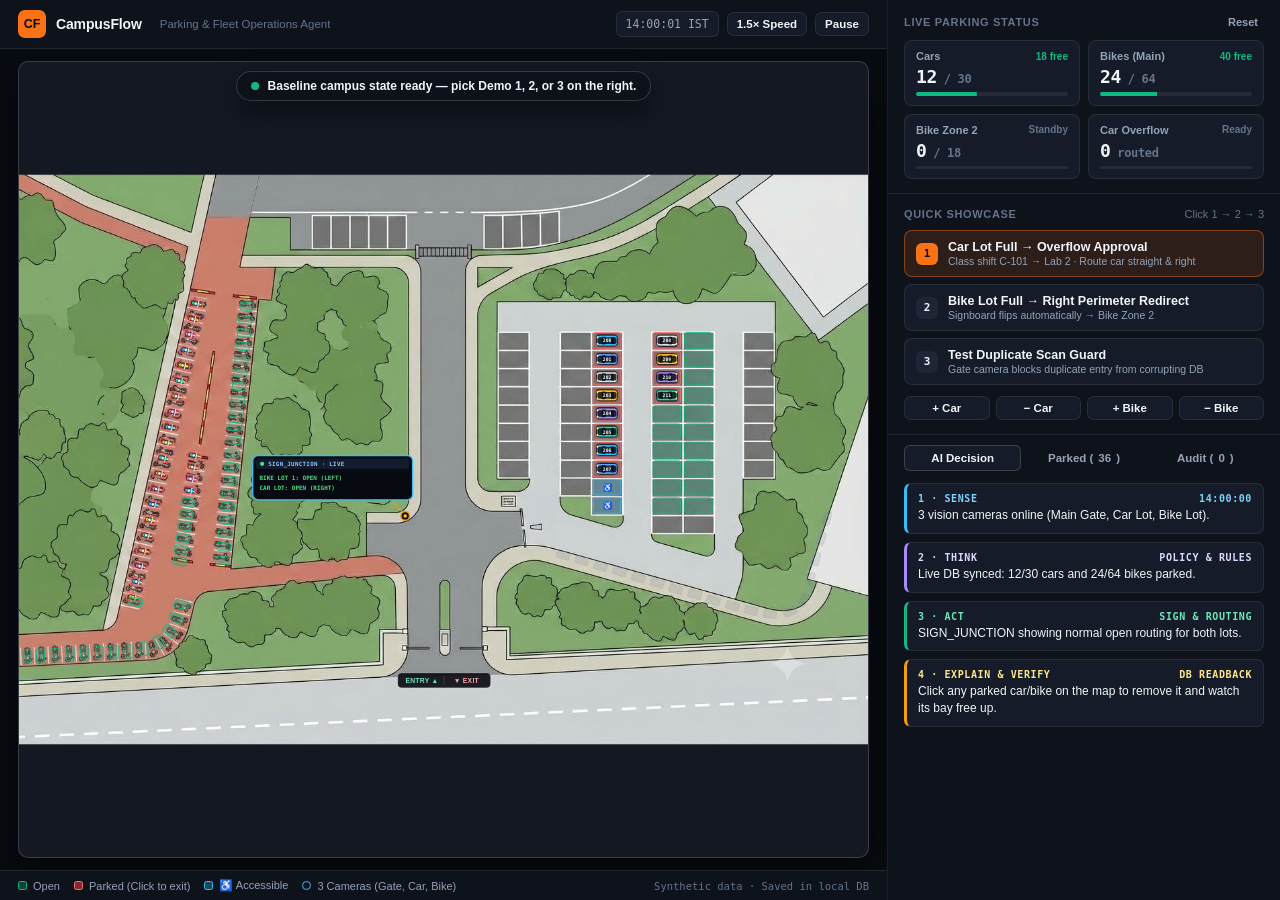
<file: presentation/campusflow_parking_sim.html>
<!DOCTYPE html>
<html lang="en" data-type="software">
<head>
<meta charset="UTF-8" />
<meta name="viewport" content="width=device-width, initial-scale=1.0" />
<meta name="page-type" content="software" />
<meta name="site-kind" content="software" />
<title>CampusFlow · Live Parking Agent</title>
<style>
  :root {
    --bg: #080b11;
    --surface: #0e121b;
    --surface-2: #151b28;
    --surface-3: #1d2536;
    --border: rgba(255, 255, 255, 0.08);
    --border-strong: rgba(255, 255, 255, 0.16);
    --text: #f1f5f9;
    --text-2: #94a3b8;
    --text-3: #64748b;
    --emerald: #10b981;
    --emerald-soft: rgba(16, 185, 129, 0.14);
    --amber: #f59e0b;
    --amber-soft: rgba(245, 158, 11, 0.15);
    --rose: #ef4444;
    --rose-soft: rgba(239, 68, 68, 0.14);
    --sky: #38bdf8;
    --sky-soft: rgba(56, 189, 248, 0.14);
    --accent: #f97316;
    --ease: cubic-bezier(0.22, 1, 0.36, 1);
    --mono: ui-monospace, SFMono-Regular, Menlo, Consolas, monospace;
    --sans: -apple-system, BlinkMacSystemFont, "Segoe UI", Inter, Roboto, sans-serif;
  }

  * { box-sizing: border-box; margin: 0; padding: 0; }
  html, body {
    height: 100%;
    background: var(--bg);
    color: var(--text);
    font-family: var(--sans);
    -webkit-font-smoothing: antialiased;
    overflow: hidden;
  }

  .app {
    display: grid;
    grid-template-columns: minmax(0, 1fr) 392px;
    height: 100vh;
    width: 100vw;
  }

  /* ================= LEFT MAP STAGE ================= */
  .stage {
    display: flex;
    flex-direction: column;
    min-width: 0;
    height: 100vh;
    border-right: 1px solid var(--border);
    background: var(--bg);
  }

  .topbar {
    display: flex;
    align-items: center;
    justify-content: space-between;
    padding: 10px 18px;
    background: var(--surface);
    border-bottom: 1px solid var(--border);
    flex-shrink: 0;
  }
  .brand {
    display: flex;
    align-items: center;
    gap: 10px;
  }
  .brand-mark {
    width: 28px;
    height: 28px;
    border-radius: 7px;
    background: var(--accent);
    color: #080b11;
    font-weight: 800;
    font-size: 12.5px;
    display: grid;
    place-items: center;
  }
  .brand-name {
    font-size: 14px;
    font-weight: 700;
    letter-spacing: -0.01em;
  }
  .brand-sub {
    font-size: 11.5px;
    color: var(--text-3);
    margin-left: 8px;
    font-weight: 500;
  }

  .top-right {
    display: flex;
    align-items: center;
    gap: 8px;
  }
  .clock {
    font-family: var(--mono);
    font-variant-numeric: tabular-nums;
    font-size: 11.5px;
    color: var(--text-2);
    padding: 5px 9px;
    border-radius: 6px;
    background: var(--surface-2);
    border: 1px solid var(--border);
  }

  .map-wrap {
    position: relative;
    flex: 1;
    min-height: 0;
    display: flex;
    align-items: center;
    justify-content: center;
    padding: 12px 18px;
    overflow: hidden;
  }

  /* Clean floating 1-line Live Story Caption over the map */
  .story-pill {
    position: absolute;
    top: 22px;
    left: 50%;
    transform: translateX(-50%);
    z-index: 20;
    display: inline-flex;
    align-items: center;
    gap: 9px;
    padding: 7px 14px;
    border-radius: 999px;
    background: rgba(14, 18, 27, 0.92);
    border: 1px solid var(--border-strong);
    box-shadow: 0 10px 26px rgba(0, 0, 0, 0.45);
    font-size: 12px;
    font-weight: 600;
    color: var(--text);
    max-width: calc(100% - 48px);
    white-space: nowrap;
    overflow: hidden;
    text-overflow: ellipsis;
    pointer-events: none;
    transition: border-color 180ms var(--ease);
  }
  .story-dot {
    width: 8px;
    height: 8px;
    border-radius: 99px;
    background: var(--emerald);
    flex-shrink: 0;
  }
  .story-pill.warn { border-color: rgba(245, 158, 11, 0.65); }
  .story-pill.warn .story-dot { background: var(--amber); }
  .story-pill.alert { border-color: rgba(239, 68, 68, 0.65); }
  .story-pill.alert .story-dot { background: var(--rose); }
  .story-pill.sky { border-color: rgba(56, 189, 248, 0.65); }
  .story-pill.sky .story-dot { background: var(--sky); }

  #simSvg {
    width: 100%;
    height: 100%;
    max-width: 100%;
    max-height: 100%;
    border-radius: 10px;
    border: 1px solid var(--border-strong);
    box-shadow: 0 20px 44px rgba(0, 0, 0, 0.5);
    background: #131822;
    user-select: none;
  }

  .legend-bar {
    display: flex;
    align-items: center;
    justify-content: space-between;
    padding: 8px 18px;
    background: var(--surface);
    border-top: 1px solid var(--border);
    font-size: 11px;
    color: var(--text-2);
    flex-shrink: 0;
  }
  .legend-items {
    display: flex;
    align-items: center;
    gap: 14px;
    flex-wrap: wrap;
  }
  .legend-item { display: inline-flex; align-items: center; gap: 6px; }
  .swatch { width: 9px; height: 9px; border-radius: 2.5px; display: inline-block; }

  /* TOOLTIP */
  #tooltip {
    position: fixed;
    pointer-events: none;
    z-index: 60;
    background: rgba(14, 18, 27, 0.96);
    border: 1px solid var(--border-strong);
    border-radius: 8px;
    padding: 8px 11px;
    font-size: 11.5px;
    color: var(--text);
    box-shadow: 0 12px 28px rgba(0, 0, 0, 0.55);
    display: none;
    min-width: 170px;
  }
  #tooltip .tt-head { font-weight: 700; margin-bottom: 3px; display: flex; justify-content: space-between; gap: 10px; }
  #tooltip .tt-row { color: var(--text-2); font-size: 11px; line-height: 1.45; }
  #tooltip .tt-hint { color: var(--sky); font-size: 10.5px; margin-top: 4px; font-weight: 600; }

  /* TOASTS */
  #toastWrap {
    position: absolute;
    bottom: 20px;
    right: 26px;
    z-index: 30;
    display: flex;
    flex-direction: column;
    gap: 8px;
    pointer-events: none;
    max-width: 310px;
  }
  .toast {
    background: rgba(14, 18, 27, 0.96);
    border: 1px solid var(--border-strong);
    border-left: 3px solid var(--sky);
    border-radius: 8px;
    padding: 9px 12px;
    font-size: 12px;
    font-weight: 500;
    color: var(--text);
    box-shadow: 0 10px 26px rgba(0, 0, 0, 0.45);
    animation: enterFade 180ms var(--ease) both;
  }
  .toast.ok { border-left-color: var(--emerald); }
  .toast.warn { border-left-color: var(--amber); }
  .toast.err { border-left-color: var(--rose); }
  .toast.leaving {
    opacity: 0;
    transform: translateY(4px) scale(0.97);
    transition: opacity 140ms var(--ease), transform 140ms var(--ease);
  }

  /* ================= CLEAN, EASY-TO-SHOWCASE RIGHT SIDEBAR ================= */
  .sidebar {
    display: flex;
    flex-direction: column;
    height: 100vh;
    background: var(--surface);
    overflow: hidden;
  }

  .block {
    padding: 14px 16px;
    border-bottom: 1px solid var(--border);
    flex-shrink: 0;
  }

  .block-head {
    display: flex;
    align-items: center;
    justify-content: space-between;
    margin-bottom: 10px;
  }
  .block-title {
    font-size: 11px;
    font-weight: 700;
    text-transform: uppercase;
    letter-spacing: 0.06em;
    color: var(--text-3);
  }
  .link-btn {
    background: transparent;
    border: none;
    padding: 2px 6px;
    font-size: 11px;
    font-weight: 600;
    color: var(--text-2);
    border-radius: 5px;
  }
  .link-btn:hover:not(:disabled) { background: var(--surface-2); color: var(--text); border: none; }

  /* 1) AT-A-GLANCE LIVE COUNTS */
  .stats-grid {
    display: grid;
    grid-template-columns: 1fr 1fr;
    gap: 8px;
  }
  .stat-tile {
    background: var(--surface-2);
    border: 1px solid var(--border);
    border-radius: 8px;
    padding: 9px 11px;
    display: flex;
    flex-direction: column;
    gap: 6px;
    transition: border-color 180ms var(--ease), background-color 180ms var(--ease);
  }
  .stat-tile.full { border-color: rgba(239, 68, 68, 0.45); background: rgba(239, 68, 68, 0.08); }
  .stat-tile.active { border-color: rgba(56, 189, 248, 0.45); background: rgba(56, 189, 248, 0.08); }
  .stat-tile.warn { border-color: rgba(245, 158, 11, 0.5); background: rgba(245, 158, 11, 0.08); }

  .stat-label {
    font-size: 11px;
    font-weight: 600;
    color: var(--text-2);
    display: flex;
    align-items: center;
    justify-content: space-between;
  }
  .stat-state {
    font-size: 10px;
    font-weight: 700;
    color: var(--emerald);
  }
  .stat-tile.full .stat-state { color: #fca5a5; }
  .stat-tile.active .stat-state { color: #7dd3fc; }
  .stat-tile.warn .stat-state { color: #fcd34d; }

  .stat-big {
    font-family: var(--mono);
    font-variant-numeric: tabular-nums;
    font-size: 18px;
    font-weight: 800;
    letter-spacing: -0.02em;
    color: var(--text);
    line-height: 1;
  }
  .stat-big span {
    font-size: 12px;
    font-weight: 600;
    color: var(--text-3);
  }
  .meter {
    height: 3.5px;
    border-radius: 99px;
    background: rgba(255, 255, 255, 0.07);
    overflow: hidden;
  }
  .meter-bar {
    height: 100%;
    width: 100%;
    transform-origin: left center;
    transform: scaleX(0);
    background: var(--emerald);
    transition: transform 220ms var(--ease), background-color 180ms var(--ease);
  }

  /* APPROVAL CARD (Slides in cleanly ONLY when needed) */
  #approvalCard {
    display: none;
    margin-top: 10px;
    padding: 12px;
    border-radius: 9px;
    background: rgba(245, 158, 11, 0.11);
    border: 1.5px solid rgba(245, 158, 11, 0.65);
    animation: enterFade 180ms var(--ease) both;
  }
  #approvalCard.visible { display: block; }
  .ap-title {
    font-size: 12.5px;
    font-weight: 700;
    color: #fcd34d;
    margin-bottom: 4px;
  }
  .ap-desc {
    font-size: 12px;
    color: var(--text);
    line-height: 1.4;
    margin-bottom: 10px;
  }
  .ap-btns {
    display: grid;
    grid-template-columns: 1fr 1fr;
    gap: 8px;
  }

  /* 2) GUIDED 1-2-3 SHOWCASE BUTTONS */
  .demo-list {
    display: flex;
    flex-direction: column;
    gap: 7px;
    margin-bottom: 11px;
  }
  .demo-btn {
    width: 100%;
    justify-content: flex-start;
    text-align: left;
    padding: 9px 11px;
    border-radius: 8px;
    background: var(--surface-2);
    border: 1px solid var(--border);
    gap: 10px;
  }
  .demo-btn:hover:not(:disabled) {
    background: var(--surface-3);
    border-color: var(--border-strong);
  }
  .demo-btn.featured {
    background: rgba(249, 115, 22, 0.13);
    border-color: rgba(249, 115, 22, 0.45);
  }
  .demo-btn.featured:hover:not(:disabled) {
    background: rgba(249, 115, 22, 0.22);
    border-color: rgba(249, 115, 22, 0.7);
  }
  .demo-num {
    width: 22px;
    height: 22px;
    border-radius: 6px;
    background: var(--surface-3);
    color: var(--text);
    font-family: var(--mono);
    font-size: 11px;
    font-weight: 800;
    display: grid;
    place-items: center;
    flex-shrink: 0;
  }
  .demo-btn.featured .demo-num {
    background: var(--accent);
    color: #080b11;
  }
  .demo-text { display: flex; flex-direction: column; gap: 1px; }
  .demo-title { font-size: 12.5px; font-weight: 700; color: var(--text); }
  .demo-sub { font-size: 10.5px; font-weight: 500; color: var(--text-2); }

  /* COMPACT +/- FLEET BAR */
  .quick-bar {
    display: grid;
    grid-template-columns: repeat(4, 1fr);
    gap: 6px;
  }

  /* BUTTONS */
  button {
    font-family: inherit;
    cursor: pointer;
    border: 1px solid var(--border);
    background: var(--surface-2);
    color: var(--text);
    border-radius: 7px;
    padding: 7px 9px;
    font-size: 12px;
    font-weight: 600;
    display: inline-flex;
    align-items: center;
    justify-content: center;
    gap: 5px;
    transition: background-color 150ms var(--ease), border-color 150ms var(--ease), transform 110ms var(--ease);
  }
  button:hover:not(:disabled) { background: var(--surface-3); border-color: var(--border-strong); }
  button:active:not(:disabled) { transform: scale(0.97); }
  button:disabled { opacity: 0.4; cursor: not-allowed; }

  .btn-approve { background: var(--emerald); border-color: var(--emerald); color: #052017; font-weight: 700; }
  .btn-approve:hover:not(:disabled) { background: #34d399; border-color: #34d399; }
  .btn-reject { background: var(--rose-soft); border-color: rgba(239, 68, 68, 0.45); color: #fecaca; }
  .btn-reject:hover:not(:disabled) { background: rgba(239, 68, 68, 0.25); }
  .btn-sm { padding: 5px 9px; font-size: 11.5px; }
  .btn-xs { padding: 3px 7px; font-size: 10.5px; border-radius: 5px; }

  /* 3) LIVE AI LOOP + QUIET VIEW SWITCHER (AI Loop | Parked DB | Audit) */
  .inspector {
    display: flex;
    flex-direction: column;
    flex: 1;
    min-height: 0;
  }
  .seg-bar {
    display: grid;
    grid-template-columns: 1fr 1fr 1fr;
    gap: 4px;
    padding: 10px 16px 8px;
    flex-shrink: 0;
  }
  .seg-btn {
    padding: 6px 6px;
    font-size: 11.5px;
    font-weight: 600;
    color: var(--text-2);
    background: transparent;
    border: 1px solid transparent;
    border-radius: 6px;
  }
  .seg-btn:hover { background: var(--surface-2); color: var(--text); }
  .seg-btn.active {
    background: var(--surface-2);
    border-color: var(--border-strong);
    color: var(--text);
  }

  .pane {
    display: none;
    flex: 1;
    min-height: 0;
    overflow-y: auto;
    padding: 4px 16px 14px;
  }
  .pane.active { display: block; animation: enterFade 150ms var(--ease) both; }

  /* 4-STAGE VISUAL AI PIPELINE (SENSE -> THINK -> ACT -> EXPLAIN) */
  .loop-card {
    display: flex;
    flex-direction: column;
    gap: 8px;
  }
  .loop-step {
    background: var(--surface-2);
    border: 1px solid var(--border);
    border-left: 3px solid var(--text-3);
    border-radius: 7px;
    padding: 9px 11px;
    transition: border-color 180ms var(--ease), background-color 180ms var(--ease);
  }
  .loop-step.s-sense { border-left-color: var(--sky); }
  .loop-step.s-think { border-left-color: #a78bfa; }
  .loop-step.s-act { border-left-color: var(--emerald); }
  .loop-step.s-explain { border-left-color: var(--amber); }
  .loop-step.s-guard { border-left-color: var(--rose); background: rgba(239, 68, 68, 0.08); }

  .loop-label {
    font-family: var(--mono);
    font-size: 10px;
    font-weight: 800;
    letter-spacing: 0.06em;
    text-transform: uppercase;
    margin-bottom: 3px;
    display: flex;
    justify-content: space-between;
  }
  .s-sense .loop-label { color: #7dd3fc; }
  .s-think .loop-label { color: #ddd6fe; }
  .s-act .loop-label { color: #6ee7b7; }
  .s-explain .loop-label { color: #fde68a; }
  .s-guard .loop-label { color: #fca5a5; }
  .loop-text {
    font-size: 12px;
    color: var(--text);
    line-height: 1.4;
  }

  /* TABLES */
  .data-table {
    width: 100%;
    border-collapse: collapse;
    font-size: 11px;
  }
  .data-table th, .data-table td {
    text-align: left;
    padding: 7px 4px;
    border-bottom: 1px solid var(--border);
    vertical-align: middle;
  }
  .data-table th {
    color: var(--text-3);
    font-weight: 700;
    text-transform: uppercase;
    font-size: 9.5px;
    position: sticky;
    top: 0;
    background: var(--surface);
  }
  .db-bar {
    display: flex;
    justify-content: space-between;
    align-items: center;
    margin-bottom: 6px;
    font-size: 11px;
    color: var(--text-2);
  }
  .tag-ok { color: #6ee7b7; font-weight: 600; }
  .tag-pend { color: #fcd34d; font-weight: 600; }
  .tag-rej { color: #fca5a5; font-weight: 600; }

  @keyframes enterFade {
    from { opacity: 0; transform: translateY(4px) scale(0.98); }
    to { opacity: 1; transform: translateY(0) scale(1); }
  }
  @keyframes dashFlow {
    to { stroke-dashoffset: -36; }
  }
  .route-flow { animation: dashFlow 1s linear infinite; }

  @media (prefers-reduced-motion: reduce) {
    *, *::before, *::after {
      animation-duration: 0.01ms !important;
      animation-iteration-count: 1 !important;
      transition-duration: 0.01ms !important;
    }
  }

  ::-webkit-scrollbar { width: 5px; }
  ::-webkit-scrollbar-track { background: transparent; }
  ::-webkit-scrollbar-thumb { background: rgba(255,255,255,0.12); border-radius: 3px; }
</style>
</head>
<body>
<div class="app">
  <!-- LEFT: CLEAN FULL-HEIGHT CAMPUS MAP -->
  <div class="stage">
    <header class="topbar">
      <div class="brand">
        <div class="brand-mark">CF</div>
        <span class="brand-name">CampusFlow</span>
        <span class="brand-sub">Parking &amp; Fleet Operations Agent</span>
      </div>
      <div class="top-right">
        <span class="clock" id="simClock">14:00:00 IST</span>
        <button class="btn-sm" id="btnSpeed">1.5× Speed</button>
        <button class="btn-sm" id="btnPause">Pause</button>
      </div>
    </header>

    <div class="map-wrap">
      <!-- Single clear live caption telling judges what is happening right now -->
      <div class="story-pill" id="storyPill">
        <span class="story-dot"></span>
        <span id="storyText">3 cameras online — pick a numbered demo on the right or click any parked car/bike to remove it.</span>
      </div>

      <div id="toastWrap"></div>

      <svg id="simSvg" viewBox="0 0 1264 848" preserveAspectRatio="xMidYMid meet">
        <defs>
          <filter id="glowSky" x="-30%" y="-30%" width="160%" height="160%">
            <feGaussianBlur stdDeviation="2.5" result="blur"/>
            <feMerge><feMergeNode in="blur"/><feMergeNode in="SourceGraphic"/></feMerge>
          </filter>
          <filter id="glowAmber" x="-30%" y="-30%" width="160%" height="160%">
            <feGaussianBlur stdDeviation="3" result="blur"/>
            <feMerge><feMergeNode in="blur"/><feMergeNode in="SourceGraphic"/></feMerge>
          </filter>
        </defs>

        <!-- Base Top-Down Parking Floorplan -->
        <image href="[data-uri]" x="0" y="0" width="1264" height="848" />

        <!-- Switched Entry (LEFT) & Exit (RIGHT) Gate Indicator -->
        <g font-family="-apple-system, BlinkMacSystemFont, sans-serif" font-weight="800" font-size="10" letter-spacing="0.05em">
          <rect x="564" y="742" width="138" height="22" rx="6" fill="rgba(8,11,17,0.9)" stroke="rgba(255,255,255,0.22)" stroke-width="1"/>
          <text x="600" y="756.5" text-anchor="middle" fill="#6ee7b7">ENTRY ▲</text>
          <line x1="633" y1="746" x2="633" y2="760" stroke="rgba(255,255,255,0.2)" stroke-width="1"/>
          <text x="666" y="756.5" text-anchor="middle" fill="#fca5a5">▼ EXIT</text>
        </g>

        <!-- Active Route Guidance Layer -->
        <g id="routeLayer"></g>

        <!-- Interactive Slots + Permanently Rendered Parked Vehicles -->
        <g id="slotsLayer"></g>

        <!-- 3 Campus Vision Cameras -->
        <g id="camerasLayer"></g>

        <!-- Moving Vehicles In Transit -->
        <g id="vehiclesLayer"></g>

        <!-- SIGN_JUNCTION Live Digital Signboard -->
        <g id="signJunctionGroup" style="cursor:pointer;">
          <line x1="574" y1="506" x2="554" y2="484" stroke="#f59e0b" stroke-width="2.2" stroke-dasharray="3 2"/>
          <circle cx="575" cy="508" r="6.5" fill="#0e121b" stroke="#f59e0b" stroke-width="2.2"/>
          <circle cx="575" cy="508" r="2.6" fill="#fbbf24"/>

          <rect id="signBox" x="348" y="418" width="238" height="66" rx="8" fill="#070a10" stroke="#38bdf8" stroke-width="2"/>
          <rect x="353" y="423" width="228" height="15" rx="4" fill="#131c2e"/>
          <circle id="signLedDot" cx="362" cy="430.5" r="3.2" fill="#10b981"/>
          <text x="371" y="434" fill="#93c5fd" font-family="ui-monospace, monospace" font-size="8.6" font-weight="800" letter-spacing="0.06em">SIGN_JUNCTION · LIVE</text>
          <text id="signLine1" x="358" y="454" fill="#4ade80" font-family="ui-monospace, monospace" font-size="8.9" font-weight="800">BIKE LOT 1: OPEN (LEFT)</text>
          <text id="signLine2" x="358" y="470" fill="#4ade80" font-family="ui-monospace, monospace" font-size="8.9" font-weight="800">CAR LOT: OPEN (RIGHT)</text>
        </g>
      </svg>
    </div>

    <footer class="legend-bar">
      <div class="legend-items">
        <span class="legend-item"><span class="swatch" style="background:rgba(16,185,129,0.3);border:1.5px solid #10b981;"></span>Open</span>
        <span class="legend-item"><span class="swatch" style="background:rgba(239,68,68,0.5);border:1.5px solid #f87171;"></span>Parked (Click to exit)</span>
        <span class="legend-item"><span class="swatch" style="background:rgba(56,189,248,0.3);border:1.5px solid #38bdf8;"></span>♿ Accessible</span>
        <span class="legend-item"><span class="swatch" style="background:#0e121b;border:1.5px solid #38bdf8;border-radius:99px;"></span>3 Cameras (Gate, Car, Bike)</span>
      </div>
      <span style="color:var(--text-3);font-family:var(--mono);font-size:10.5px;">Synthetic data · Saved in local DB</span>
    </footer>
  </div>

  <!-- RIGHT: SIMPLE, SCANNABLE 3-BLOCK PRESENTER PANEL -->
  <aside class="sidebar">
    <!-- BLOCK 1: LIVE CAPACITY AT A GLANCE -->
    <section class="block">
      <div class="block-head">
        <span class="block-title">Live Parking Status</span>
        <button class="link-btn" id="btnReset">Reset</button>
      </div>

      <div class="stats-grid">
        <div class="stat-tile" id="tileCar">
          <div class="stat-label"><span>Cars</span><span class="stat-state" id="stCar">Open</span></div>
          <div class="stat-big"><b id="numCar">0</b><span> / 30</span></div>
          <div class="meter"><div class="meter-bar" id="barCar"></div></div>
        </div>

        <div class="stat-tile" id="tileBike1">
          <div class="stat-label"><span>Bikes (Main)</span><span class="stat-state" id="stBike1">Open</span></div>
          <div class="stat-big"><b id="numBike1">0</b><span> / 64</span></div>
          <div class="meter"><div class="meter-bar" id="barBike1"></div></div>
        </div>

        <div class="stat-tile" id="tileBike2">
          <div class="stat-label"><span>Bike Zone 2</span><span class="stat-state" id="stBike2" style="color:var(--text-3);">Standby</span></div>
          <div class="stat-big"><b id="numBike2">0</b><span> / 18</span></div>
          <div class="meter"><div class="meter-bar" id="barBike2"></div></div>
        </div>

        <div class="stat-tile" id="tileOverflow">
          <div class="stat-label"><span>Car Overflow</span><span class="stat-state" id="stOv" style="color:var(--text-3);">Ready</span></div>
          <div class="stat-big"><b id="numOv">0</b><span> routed</span></div>
          <div class="meter"><div class="meter-bar" id="barOv" style="background:var(--amber);"></div></div>
        </div>
      </div>

      <!-- HUMAN-IN-THE-LOOP APPROVAL CARD -->
      <div id="approvalCard">
        <div class="ap-title">Attendant Approval Needed</div>
        <div class="ap-desc" id="apDesc">Car lot is full (30/30). Route <strong>CAR-VIS-01</strong> straight ahead and right to Overflow?</div>
        <div class="ap-btns">
          <button class="btn-approve" id="btnApproveOv">Approve Overflow ↗</button>
          <button class="btn-reject" id="btnRejectOv">Reject &amp; Exit</button>
        </div>
      </div>
    </section>

    <!-- BLOCK 2: 1-2-3 QUICK SHOWCASE DEMOS + SIMPLE +/- CONTROLS -->
    <section class="block">
      <div class="block-head">
        <span class="block-title">Quick Showcase</span>
        <span style="font-size:11px;color:var(--text-3);">Click 1 → 2 → 3</span>
      </div>

      <div class="demo-list">
        <button class="demo-btn featured" id="btnDemo1">
          <span class="demo-num">1</span>
          <span class="demo-text">
            <span class="demo-title">Car Lot Full → Overflow Approval</span>
            <span class="demo-sub">Class shift C-101 → Lab 2 · Route car straight &amp; right</span>
          </span>
        </button>

        <button class="demo-btn" id="btnDemo2">
          <span class="demo-num">2</span>
          <span class="demo-text">
            <span class="demo-title">Bike Lot Full → Right Perimeter Redirect</span>
            <span class="demo-sub">Signboard flips automatically → Bike Zone 2</span>
          </span>
        </button>

        <button class="demo-btn" id="btnDemo3">
          <span class="demo-num">3</span>
          <span class="demo-text">
            <span class="demo-title">Test Duplicate Scan Guard</span>
            <span class="demo-sub">Gate camera blocks duplicate entry from corrupting DB</span>
          </span>
        </button>
      </div>

      <div class="quick-bar">
        <button class="btn-sm" id="btnAddCar">+ Car</button>
        <button class="btn-sm" id="btnRemCar">− Car</button>
        <button class="btn-sm" id="btnAddBike">+ Bike</button>
        <button class="btn-sm" id="btnRemBike">− Bike</button>
      </div>
    </section>

    <!-- BLOCK 3: LIVE AI LOOP (DEFAULT) / PARKED DB / AUDIT -->
    <div class="inspector">
      <div class="seg-bar">
        <button class="seg-btn active" data-pane="paneLoop">AI Decision</button>
        <button class="seg-btn" data-pane="paneDb">Parked (<span id="dbCount">0</span>)</button>
        <button class="seg-btn" data-pane="paneAudit">Audit (<span id="auditCount">0</span>)</button>
      </div>

      <!-- PLAIN-ENGLISH 4-STEP AI PIPELINE FOR CURRENT EVENT -->
      <div class="pane active" id="paneLoop">
        <div class="loop-card">
          <div class="loop-step s-sense" id="stepSense">
            <div class="loop-label"><span>1 · Sense</span><span id="timeSense">—</span></div>
            <div class="loop-text" id="txtSense">Cameras monitoring Main Gate, Car Lot, and Bike Lot.</div>
          </div>
          <div class="loop-step s-think" id="stepThink">
            <div class="loop-label"><span>2 · Think</span><span>Policy &amp; Rules</span></div>
            <div class="loop-text" id="txtThink">Checks live DB counts, keeps cars and bikes separated, protects ♿ bays.</div>
          </div>
          <div class="loop-step s-act" id="stepAct">
            <div class="loop-label"><span>3 · Act</span><span>Sign &amp; Routing</span></div>
            <div class="loop-text" id="txtAct">Assigns open bays automatically; asks attendant before car overflow.</div>
          </div>
          <div class="loop-step s-explain" id="stepExplain">
            <div class="loop-label"><span>4 · Explain &amp; Verify</span><span>DB Readback</span></div>
            <div class="loop-text" id="txtExplain">Confirms vehicle parked in bay and writes record to persistent DB.</div>
          </div>
        </div>
      </div>

      <!-- LIVE PERSISTENT PARKED VEHICLE DATABASE -->
      <div class="pane" id="paneDb">
        <div class="db-bar">
          <span id="dbSummary">0 vehicles in DB</span>
          <button class="btn-xs" id="btnEmptyDb">Clear All</button>
        </div>
        <table class="data-table">
          <thead>
            <tr>
              <th>Bay</th>
              <th>Vehicle</th>
              <th>Parked</th>
              <th style="text-align:right;">Remove</th>
            </tr>
          </thead>
          <tbody id="dbBody"></tbody>
        </table>
      </div>

      <!-- FULL AUDIT LOG -->
      <div class="pane" id="paneAudit">
        <table class="data-table">
          <thead>
            <tr>
              <th>Time</th>
              <th>Event</th>
              <th>Why / Ruled Out</th>
              <th>Result</th>
            </tr>
          </thead>
          <tbody id="auditBody"></tbody>
        </table>
      </div>
    </div>
  </aside>
</div>

<div id="tooltip"></div>

<script>
(() => {
  'use strict';

  const SVG_NS = 'http://www.w3.org/2000/svg';
  const DB_KEY = 'campusflow_parking_db_v3';

  const CAR_COLORS = ['#38bdf8', '#60a5fa', '#e2e8f0', '#fbbf24', '#a78bfa', '#34d399'];
  const BIKE_COLORS = ['#34d399', '#fb923c', '#f472b6', '#38bdf8', '#facc15'];

  /* ================= 3 CAMERAS & SLOTS ================= */
  const CAMERAS = [
    { id: 'CAM-1', name: 'Main Gate Camera', x: 633, y: 696, fovAngle: 90, fovSpan: 76, fovLen: 88, role: 'Reads left Entry & right Exit lanes' },
    { id: 'CAM-2', name: 'Car Lot Camera',   x: 748, y: 498, fovAngle: -28, fovSpan: 64, fovLen: 125, role: 'Verifies 30 car bays & commits DB' },
    { id: 'CAM-3', name: 'Bike Lot Camera',  x: 356, y: 568, fovAngle: -118, fovSpan: 64, fovLen: 120, role: 'Verifies 64 bike bays & triggers Zone 2' }
  ];

  const CAR_Y_LINES = [233, 261, 288, 315, 342, 369, 396, 424, 452, 479, 506];

  function buildSlots() {
    const slots = [];

    // 30 Car slots (3 vertical columns x 10, bottom 2 nearest entry are accessible)
    const carCols = [
      { colIdx: 0, prefix: 'C-A', x: 855, w: 41, parkAngle: 180 },
      { colIdx: 1, prefix: 'C-B', x: 944, w: 41, parkAngle: 0 },
      { colIdx: 2, prefix: 'C-C', x: 991, w: 41, parkAngle: 180 }
    ];
    carCols.forEach(c => {
      for (let i = 0; i < 10; i++) {
        const y0 = CAR_Y_LINES[i] + 2;
        const h = (CAR_Y_LINES[i + 1] - CAR_Y_LINES[i]) - 4;
        slots.push({
          id: `${c.prefix}${String(i + 1).padStart(2, '0')}`,
          zone: 'ZONE_CAR',
          vehicleType: 'CAR',
          accessible: (c.colIdx === 0 && i >= 8),
          x: c.x, y: y0, w: c.w, h,
          cx: c.x + c.w / 2, cy: y0 + h / 2,
          angle: 0, parkAngle: c.parkAngle, colIdx: c.colIdx,
          status: 'AVAILABLE', vehicleId: null, vehicleColor: null, parkedAt: null
        });
      }
    });

    // 64 Primary Bike slots along left red-paved lot + bend
    let b1 = 1;
    const addB1 = (cx, cy, angle, aisleType) => {
      slots.push({
        id: `B1-${String(b1++).padStart(2, '0')}`,
        zone: 'ZONE_BIKE_1',
        vehicleType: 'BIKE',
        accessible: false,
        x: cx - 10, y: cy - 6, w: 20, h: 12,
        cx, cy, angle, parkAngle: angle, aisleType,
        status: 'AVAILABLE', vehicleId: null, vehicleColor: null, parkedAt: null
      });
    };
    for (let i = 0; i < 20; i++) { const y = 192 + i * 23.0; addB1(264 - 0.214 * (y - 192), y, 12, 'WEST'); }
    for (let i = 0; i < 10; i++) { const y = 418 + i * 17.5; addB1(261 - 0.138 * (y - 418), y, 10, 'WEST'); }
    for (let i = 0; i < 20; i++) { const y = 196 + i * 19.9; addB1(339 - 0.095 * (y - 196), y, 186, 'EAST'); }
    [
      [242, 640, 195], [234, 660, 208], [224, 680, 224], [208, 696, 245],
      [186, 706, 265], [164, 710, 270], [142, 711, 270], [120, 712, 270],
      [98,  713, 270], [76,  714, 270], [54,  715, 270], [32,  716, 270],
      [12,  717, 270], [174, 636, 12]
    ].forEach(([x, y, ang]) => addB1(x, y, ang, 'BEND'));

    // 18 Secondary Bike slots along right/east perimeter
    [
      [810, 566, 17], [838, 574, 17], [866, 583, 17], [894, 591, 17],
      [922, 600, 17], [950, 608, 17], [978, 617, 17], [1006, 625, 17],
      [1034, 634, 17], [1062, 642, 17], [1090, 649, 14], [1118, 654, 4],
      [1148, 650, -22], [1168, 632, -62], [1178, 602, -74], [1186, 572, -74],
      [1194, 542, -74], [1202, 512, -74]
    ].forEach(([cx, cy, ang], idx) => {
      slots.push({
        id: `B2-${String(idx + 1).padStart(2, '0')}`,
        zone: 'ZONE_BIKE_2',
        vehicleType: 'BIKE',
        accessible: false,
        x: cx - 10, y: cy - 6, w: 20, h: 12,
        cx, cy, angle: ang, parkAngle: ang,
        status: 'LOCKED', vehicleId: null, vehicleColor: null, parkedAt: null
      });
    });

    return slots;
  }

  /* ================= ROUTES (LEFT = ENTRY, RIGHT = EXIT) ================= */
  const ENTRY_TO_JUNCTION = [
    { x: 598, y: 834 },
    { x: 598, y: 706, camId: 'CAM-1' },
    { x: 608, y: 556, pauseMs: 320 }
  ];
  const EXIT_FROM_JUNCTION = [
    { x: 662, y: 566 },
    { x: 666, y: 706, camId: 'CAM-1' },
    { x: 666, y: 838 }
  ];

  function getOverflowPath(fromPt = null) {
    const start = fromPt ? [{ x: fromPt.x, y: fromPt.y }] : ENTRY_TO_JUNCTION.map(p => ({ ...p }));
    return start.concat([
      { x: 614, y: 360 }, { x: 614, y: 120 }, { x: 614, y: 52 },
      { x: 715, y: 48 }, { x: 815, y: 42 }, { x: 910, y: 26 }, { x: 1015, y: -12 }
    ]);
  }

  function getEntryPath(slot) {
    const pts = ENTRY_TO_JUNCTION.map(p => ({ ...p }));
    if (slot.zone === 'ZONE_CAR') {
      pts.push({ x: 690, y: 534 }, { x: 752, y: 526, camId: 'CAM-2' }, { x: 782, y: 540 });
      if (slot.colIdx <= 1) {
        pts.push({ x: 850, y: 562 }, { x: 920, y: 580 }, { x: 920, y: slot.cy }, { x: slot.cx, y: slot.cy });
      } else {
        pts.push({ x: 850, y: 562 }, { x: 920, y: 582 }, { x: 1005, y: 606 }, { x: 1056, y: 606 }, { x: 1056, y: slot.cy }, { x: slot.cx, y: slot.cy });
      }
    } else if (slot.zone === 'ZONE_BIKE_1') {
      pts.push({ x: 540, y: 582 }, { x: 380, y: 598, camId: 'CAM-3' }, { x: 278, y: 608 });
      if (slot.aisleType === 'BEND') {
        pts.push({ x: 245, y: 626 });
        if (slot.cx < 200) pts.push({ x: 208, y: 676 }, { x: 168, y: 694 }, { x: slot.cx, y: 696 });
        pts.push({ x: slot.cx, y: slot.cy });
      } else {
        const lx = y => 296 - 0.175 * (y - 195);
        pts.push({ x: lx(595), y: 595 }, { x: lx(slot.cy), y: slot.cy }, { x: slot.cx, y: slot.cy });
      }
    } else if (slot.zone === 'ZONE_BIKE_2') {
      pts.push({ x: 690, y: 534 }, { x: 752, y: 526, camId: 'CAM-2' }, { x: 778, y: 548 });
      const perim = [
        { x: 810, y: 566 }, { x: 894, y: 591 }, { x: 978, y: 617 },
        { x: 1062, y: 642 }, { x: 1120, y: 654 }, { x: 1154, y: 648 },
        { x: 1172, y: 622 }, { x: 1186, y: 572 }, { x: 1202, y: 512 }
      ];
      for (const wp of perim) {
        pts.push(wp);
        if (Math.hypot(wp.x - slot.cx, wp.y - slot.cy) < 42) break;
      }
      pts.push({ x: slot.cx, y: slot.cy });
    }
    return pts;
  }

  function getExitPath(slot) {
    const pts = [{ x: slot.cx, y: slot.cy }];
    if (slot.zone === 'ZONE_CAR') {
      if (slot.colIdx <= 1) {
        pts.push({ x: 920, y: slot.cy }, { x: 920, y: 580 }, { x: 850, y: 562 }, { x: 782, y: 540 }, { x: 752, y: 526, camId: 'CAM-2' }, { x: 695, y: 542 });
      } else {
        pts.push({ x: 1056, y: slot.cy }, { x: 1056, y: 606 }, { x: 1005, y: 606 }, { x: 920, y: 582 }, { x: 782, y: 540 }, { x: 752, y: 526, camId: 'CAM-2' }, { x: 695, y: 542 });
      }
    } else if (slot.zone === 'ZONE_BIKE_1') {
      if (slot.aisleType === 'BEND') {
        if (slot.cx < 200) pts.push({ x: slot.cx, y: 696 }, { x: 168, y: 694 }, { x: 208, y: 676 });
        pts.push({ x: 245, y: 626 }, { x: 278, y: 608 });
      } else {
        const lx = y => 296 - 0.175 * (y - 195);
        pts.push({ x: lx(slot.cy), y: slot.cy }, { x: lx(595), y: 595 }, { x: 278, y: 608 });
      }
      pts.push({ x: 380, y: 598, camId: 'CAM-3' }, { x: 540, y: 582 }, { x: 626, y: 580 });
    } else if (slot.zone === 'ZONE_BIKE_2') {
      const rev = [
        { x: 1202, y: 512 }, { x: 1186, y: 572 }, { x: 1172, y: 622 },
        { x: 1154, y: 648 }, { x: 1120, y: 654 }, { x: 1062, y: 642 },
        { x: 978, y: 617 }, { x: 894, y: 591 }, { x: 810, y: 566 }
      ];
      let on = false;
      for (const wp of rev) {
        if (!on && Math.hypot(wp.x - slot.cx, wp.y - slot.cy) < 75) on = true;
        if (on) pts.push(wp);
      }
      pts.push({ x: 778, y: 548 }, { x: 752, y: 526, camId: 'CAM-2' }, { x: 695, y: 542 });
    }
    return pts.concat(EXIT_FROM_JUNCTION.map(p => ({ ...p })));
  }

  /* ================= PERSISTENT STATE ================= */
  const state = {
    slots: buildSlots(),
    vehicles: [],
    parkedDb: new Map(),
    overflowRoutedCount: 0,
    overflowApproved: false,
    pendingApproval: null,
    bike2Active: false,
    camFlash: {},
    simSeconds: 14 * 3600,
    paused: false,
    speed: 1.5,
    carSeq: 101,
    bikeSeq: 401,
    auditLog: [],
    demoTimers: []
  };

  function saveDb() {
    try {
      localStorage.setItem(DB_KEY, JSON.stringify({
        simSeconds: state.simSeconds,
        carSeq: state.carSeq,
        bikeSeq: state.bikeSeq,
        overflowRoutedCount: state.overflowRoutedCount,
        overflowApproved: state.overflowApproved,
        parked: Array.from(state.parkedDb.entries())
      }));
    } catch (_) {}
  }

  function loadDb() {
    try {
      const raw = localStorage.getItem(DB_KEY);
      if (!raw) return false;
      const d = JSON.parse(raw);
      if (!Array.isArray(d.parked)) return false;
      state.slots = buildSlots();
      state.parkedDb.clear();
      state.simSeconds = d.simSeconds || 14 * 3600;
      state.carSeq = d.carSeq || 101;
      state.bikeSeq = d.bikeSeq || 401;
      state.overflowRoutedCount = d.overflowRoutedCount || 0;
      state.overflowApproved = !!d.overflowApproved;
      d.parked.forEach(([id, rec]) => {
        const s = state.slots.find(x => x.id === rec.slotId);
        if (s) {
          s.status = 'OCCUPIED';
          s.vehicleId = id;
          s.vehicleColor = rec.color;
          s.parkedAt = rec.parkedAt;
          state.parkedDb.set(id, rec);
        }
      });
      return true;
    } catch (_) { return false; }
  }

  function fmtTime(sec = state.simSeconds) {
    const s = Math.floor(sec) % 86400;
    return [Math.floor(s / 3600), Math.floor((s % 3600) / 60), s % 60]
      .map(n => String(n).padStart(2, '0')).join(':');
  }

  function zoneStats(zone) {
    const list = state.slots.filter(s => s.zone === zone);
    const occupied = list.filter(s => s.status === 'OCCUPIED').length;
    const avail = list.filter(s => s.status === 'AVAILABLE').length;
    return { total: list.length, occupied, avail, list };
  }

  /* ================= STORY CAPTION + 4-STEP AI LOOP ================= */
  function setStory(text, tone = '') {
    const pill = document.getElementById('storyPill');
    pill.className = 'story-pill' + (tone ? ` ${tone}` : '');
    document.getElementById('storyText').textContent = text;
  }

  function setAiLoop({ sense, think, act, explain, guard = false }) {
    document.getElementById('timeSense').textContent = fmtTime();
    document.getElementById('txtSense').textContent = sense;
    document.getElementById('txtThink').textContent = think;
    document.getElementById('txtAct').textContent = act;
    document.getElementById('txtExplain').textContent = explain;
    document.getElementById('stepAct').className = guard ? 'loop-step s-guard' : 'loop-step s-act';
  }

  function addAudit(event, why, result, cls = 'ok') {
    state.auditLog.unshift({ time: fmtTime(), event, why, result, cls });
    document.getElementById('auditCount').textContent = state.auditLog.length;
    renderAudit();
  }

  function toast(msg, type = 'info') {
    const wrap = document.getElementById('toastWrap');
    const el = document.createElement('div');
    el.className = `toast ${type}`;
    el.textContent = msg;
    wrap.appendChild(el);
    setTimeout(() => el.classList.add('leaving'), 2900);
    setTimeout(() => el.remove(), 3100);
  }

  function flashCam(id) {
    state.camFlash[id] = performance.now() + 850;
    renderCameras();
  }

  /* ================= SIGN_JUNCTION SYNC ================= */
  function updateSignJunction() {
    const car = zoneStats('ZONE_CAR');
    const b1 = zoneStats('ZONE_BIKE_1');
    const b1Full = b1.avail === 0;
    const carFull = car.avail === 0;

    if (!carFull && state.overflowApproved) state.overflowApproved = false;

    if (b1Full && !state.bike2Active) {
      state.bike2Active = true;
      state.slots.filter(s => s.zone === 'ZONE_BIKE_2').forEach(s => { if (s.status === 'LOCKED') s.status = 'AVAILABLE'; });
    } else if (!b1Full && state.bike2Active) {
      state.bike2Active = false;
      state.slots.filter(s => s.zone === 'ZONE_BIKE_2').forEach(s => { if (s.status === 'AVAILABLE') s.status = 'LOCKED'; });
    }

    let l1 = 'BIKE LOT 1: OPEN (LEFT)';
    let l2 = 'CAR LOT: OPEN (RIGHT)';
    let col = '#4ade80', stroke = '#38bdf8';

    if (b1Full && carFull && state.overflowApproved) {
      l1 = 'BIKE 1: FULL → ZONE 2 (RIGHT)';
      l2 = 'CAR: FULL → OVERFLOW AHEAD ↗';
      col = '#fbbf24'; stroke = '#f59e0b';
    } else if (b1Full) {
      l1 = 'BIKE LOT 1: FULL → BIKE ZONE 2';
      l2 = '(RIGHT PERIMETER) | CAR: OPEN';
      col = '#fbbf24'; stroke = '#f59e0b';
    } else if (carFull && state.overflowApproved) {
      l1 = 'CAR LOT: FULL → OVERFLOW';
      l2 = 'STRAIGHT AHEAD → TURN RIGHT ↗';
      col = '#fbbf24'; stroke = '#f59e0b';
    } else if (carFull && state.pendingApproval) {
      l1 = 'CAR LOT: FULL (AWAITING OK)';
      l2 = 'BIKE LOT 1: OPEN (LEFT)';
      col = '#f87171'; stroke = '#ef4444';
    } else if (carFull) {
      l1 = 'CAR LOT: FULL';
      l2 = 'BIKE LOT 1: OPEN (LEFT)';
      col = '#f87171'; stroke = '#ef4444';
    }

    document.getElementById('signLine1').textContent = l1;
    document.getElementById('signLine2').textContent = l2;
    document.getElementById('signLine1').setAttribute('fill', col);
    document.getElementById('signLine2').setAttribute('fill', col);
    document.getElementById('signBox').setAttribute('stroke', stroke);
    document.getElementById('signLedDot').setAttribute('fill', col);

    renderRoutes();
  }

  /* ================= CORE DB-BACKED PARKING ACTIONS ================= */
  function commitPark(vehId, slot, color) {
    const ts = fmtTime();
    slot.status = 'OCCUPIED';
    slot.vehicleId = vehId;
    slot.vehicleColor = color;
    slot.parkedAt = ts;
    state.parkedDb.set(vehId, { slotId: slot.id, zone: slot.zone, vehicleType: slot.vehicleType, color, parkedAt: ts });
    flashCam(slot.zone === 'ZONE_CAR' ? 'CAM-2' : 'CAM-3');
    saveDb();
    updateSignJunction();
    renderSlots();
    renderDb();
    updateStats();
  }

  function spawnVehicle({ id, type, color, path, mode, onArrive }) {
    const v = { id, type, color, path, segIdx: 0, segT: 0, x: path[0].x, y: path[0].y, angle: -90, pauseLeft: 0, mode, onArrive };
    state.vehicles.push(v);
    return v;
  }

  function addCar(customId = null) {
    const id = customId || `CAR-${state.carSeq++}`;
    const color = CAR_COLORS[state.carSeq % CAR_COLORS.length];

    if (state.parkedDb.has(id) || state.vehicles.some(v => v.id === id)) {
      flashCam('CAM-1');
      setStory(`Duplicate blocked — ${id} is already parked in the DB.`, 'alert');
      setAiLoop({
        sense: `Gate camera (CAM-1) scanned ${id} entering left lane.`,
        think: `Hard rule triggered: ${id} is already active in the live parking database.`,
        act: `Blocked duplicate entry — no second bay allocated.`,
        explain: `Capacity count protected against scanner bounce or duplicate read.`,
        guard: true
      });
      addAudit(`DUP · ${id}`, 'Already active in DB', 'Blocked', 'rej');
      toast(`Duplicate scan blocked for ${id}`, 'err');
      return;
    }

    flashCam('CAM-1');
    const car = zoneStats('ZONE_CAR');
    const std = car.list.filter(s => s.status === 'AVAILABLE' && !s.accessible);
    const acc = car.list.filter(s => s.status === 'AVAILABLE' && s.accessible);
    const chosen = std[0] || acc[0] || null;

    if (chosen) {
      chosen.status = 'INBOUND';
      chosen.vehicleId = id;
      chosen.vehicleColor = color;
      setStory(`${id} entering → routed right to Car bay ${chosen.id}.`);
      setAiLoop({
        sense: `CAM-1 detected ${id} at left Entry gate. Car lot has ${car.avail} open bay(s).`,
        think: `Normal car bay available (${chosen.id}). Preserved ♿ bays first; overflow not needed.`,
        act: `Reserved ${chosen.id} and guided ${id} right into Car Lot.`,
        explain: `Waiting for CAM-2 arrival confirmation to commit ${chosen.id} to DB.`
      });

      spawnVehicle({
        id, type: 'CAR', color, path: getEntryPath(chosen), mode: 'ARRIVE',
        onArrive: () => {
          commitPark(id, chosen, color);
          setAiLoop({
            sense: `CAM-2 confirmed ${id} parked inside bay ${chosen.id}.`,
            think: `Bay verified occupied; live DB updated (${zoneStats('ZONE_CAR').occupied}/30).`,
            act: `Kept ${id} permanently parked in ${chosen.id}.`,
            explain: `Click ${chosen.id} on the map or click − Car anytime to release this bay.`
          });
          addAudit(`PARK · ${id}`, `Car lot open → ${chosen.id}`, 'Stored in DB', 'ok');
        }
      });

      updateSignJunction();
      renderSlots();
      updateStats();
      return;
    }

    // Car Lot FULL (30/30)
    if (state.overflowApproved) {
      routeToOverflow(id, color, null, 'Pre-Approved');
      return;
    }
    if (state.pendingApproval) {
      toast(`Approve or reject ${state.pendingApproval.id} first.`, 'warn');
      return;
    }

    const holdPath = [{ x: 598, y: 834 }, { x: 598, y: 706, camId: 'CAM-1' }, { x: 608, y: 568 }];
    spawnVehicle({ id, type: 'CAR', color, path: holdPath, mode: 'HOLD', onArrive: () => {} });
    state.pendingApproval = { id, color };

    setStory(`Car Lot FULL (30/30) — waiting for Attendant to approve Overflow for ${id}.`, 'warn');
    setAiLoop({
      sense: `CAM-1 scanned ${id}, while Car Lot DB is 30/30 FULL.`,
      think: `Bike Lot ruled out (wrong vehicle class). External Overflow (straight ahead & right) requires human sign-off.`,
      act: `Paused ${id} at junction and requested Parking Attendant approval.`,
      explain: `Click "Approve Overflow ↗" on the right to update SIGN_JUNCTION and dispatch.`
    });
    addAudit(`OV_REQ · ${id}`, 'Car lot 30/30 full; Bike ruled out', 'Awaiting Approval', 'pend');

    updateSignJunction();
    renderApproval();
    updateStats();
  }

  function routeToOverflow(id, color, fromPt, note) {
    state.overflowRoutedCount += 1;
    saveDb();
    setStory(`Overflow approved — ${id} heading straight ahead & turning right ↗`, 'warn');
    setAiLoop({
      sense: `Attendant approved Overflow redirect for ${id}.`,
      think: `Switching SIGN_JUNCTION so oncoming cars bypass the full right lot.`,
      act: `Guiding ${id} straight north past crosswalk, then right onto overflow road.`,
      explain: `Verified ${id} cleared campus bottleneck (${state.overflowRoutedCount} total redirected).`
    });
    addAudit(`OVERFLOW · ${id}`, `Car lot full (${note})`, 'Sent Ahead → Right', 'ok');

    spawnVehicle({
      id, type: 'CAR', color, path: getOverflowPath(fromPt), mode: 'OVERFLOW',
      onArrive: () => updateStats()
    });
    updateSignJunction();
    updateStats();
  }

  function approveOverflow() {
    if (!state.pendingApproval) return;
    const { id, color } = state.pendingApproval;
    state.pendingApproval = null;
    state.overflowApproved = true;
    const idx = state.vehicles.findIndex(v => v.id === id && v.mode === 'HOLD');
    let pt = { x: 608, y: 556 };
    if (idx >= 0) { pt = { x: state.vehicles[idx].x, y: state.vehicles[idx].y }; state.vehicles.splice(idx, 1); }
    renderApproval();
    routeToOverflow(id, color, pt, 'Attendant Approved');
    toast(`Approved — ${id} taking right turn ahead to Overflow.`, 'ok');
  }

  function rejectOverflow() {
    if (!state.pendingApproval) return;
    const { id, color } = state.pendingApproval;
    state.pendingApproval = null;
    const idx = state.vehicles.findIndex(v => v.id === id && v.mode === 'HOLD');
    let pt = { x: 608, y: 568 };
    if (idx >= 0) { pt = { x: state.vehicles[idx].x, y: state.vehicles[idx].y }; state.vehicles.splice(idx, 1); }
    spawnVehicle({ id, type: 'CAR', color, path: [pt, ...EXIT_FROM_JUNCTION.map(p => ({ ...p }))], mode: 'EXIT', onArrive: () => {} });
    setStory(`Overflow rejected — ${id} exiting cleanly via right gate lane.`, 'alert');
    setAiLoop({
      sense: `Attendant rejected overflow request for ${id}.`,
      think: `Policy enforces human override — overflow corridor remains closed.`,
      act: `Diverted ${id} out through right Exit lane.`,
      explain: `Zero unauthorized vehicles sent to overflow; decision logged.`
    });
    addAudit(`OV_DENY · ${id}`, 'Attendant rejected overflow', 'Exited Gate', 'rej');
    renderApproval();
    updateSignJunction();
    updateStats();
  }

  function addBike(customId = null) {
    const id = customId || `BK-${state.bikeSeq++}`;
    const color = BIKE_COLORS[state.bikeSeq % BIKE_COLORS.length];

    if (state.parkedDb.has(id) || state.vehicles.some(v => v.id === id)) {
      flashCam('CAM-1');
      setStory(`Duplicate blocked — ${id} is already parked in the DB.`, 'alert');
      addAudit(`DUP · ${id}`, 'Already active in DB', 'Blocked', 'rej');
      toast(`Duplicate scan blocked for ${id}`, 'err');
      return;
    }

    flashCam('CAM-1');
    const b1 = zoneStats('ZONE_BIKE_1');
    const openB1 = b1.list.find(s => s.status === 'AVAILABLE');

    if (openB1) {
      openB1.status = 'INBOUND';
      openB1.vehicleId = id;
      openB1.vehicleColor = color;
      setStory(`${id} entering → routed left to Main Bike Lot (${openB1.id}).`);
      setAiLoop({
        sense: `CAM-1 detected two-wheeler ${id}. Main Bike Lot has ${b1.avail} open spot(s).`,
        think: `Hard rule: fill Main Bike Lot before activating Bike Zone 2.`,
        act: `Directed ${id} left onto red-paved lot → bay ${openB1.id}.`,
        explain: `CAM-3 will verify arrival and commit ${openB1.id} to persistent DB.`
      });
      spawnVehicle({
        id, type: 'BIKE', color, path: getEntryPath(openB1), mode: 'ARRIVE',
        onArrive: () => {
          commitPark(id, openB1, color);
          addAudit(`PARK · ${id}`, `Main bike lot open → ${openB1.id}`, 'Stored in DB', 'ok');
        }
      });
      updateSignJunction();
      renderSlots();
      updateStats();
      return;
    }

    // Main Bike Lot 100% FULL -> Automatic Bike Zone 2 Redirect!
    updateSignJunction();
    const openB2 = state.slots.find(s => s.zone === 'ZONE_BIKE_2' && s.status === 'AVAILABLE');
    if (!openB2) { toast('Both bike zones are completely full!', 'err'); return; }

    openB2.status = 'INBOUND';
    openB2.vehicleId = id;
    openB2.vehicleColor = color;
    setStory(`Main Bike Lot FULL (64/64) — SIGN_JUNCTION redirected ${id} right around perimeter → ${openB2.id}!`, 'sky');
    setAiLoop({
      sense: `CAM-3 reports Main Bike Lot at 64/64 FULL as ${id} arrives.`,
      think: `Policy triggered: open Bike Zone 2 along east building perimeter (Car lot excluded).`,
      act: `Switched SIGN_JUNCTION & guided ${id} right around perimeter to ${openB2.id}.`,
      explain: `Automatic redirect keeps main gate clear; reverts the moment any Main Bike spot frees up.`
    });

    spawnVehicle({
      id, type: 'BIKE', color, path: getEntryPath(openB2), mode: 'ARRIVE',
      onArrive: () => {
        commitPark(id, openB2, color);
        addAudit(`REDIR · ${id}`, 'Main bike lot 64/64 full', `Zone 2 (${openB2.id})`, 'ok');
      }
    });
    renderSlots();
    updateStats();
  }

  function removeSlotVehicle(slot) {
    if (!slot || slot.status !== 'OCCUPIED' || !slot.vehicleId) return;
    const id = slot.vehicleId;
    const type = slot.vehicleType;
    const color = slot.vehicleColor;
    const prevZone = slot.zone;

    state.parkedDb.delete(id);
    slot.status = 'AVAILABLE';
    slot.vehicleId = null;
    slot.vehicleColor = null;
    slot.parkedAt = null;
    saveDb();

    const wasBike2 = state.bike2Active;
    updateSignJunction();
    const reverted = wasBike2 && !state.bike2Active;

    setStory(reverted
      ? `${id} exited ${slot.id} — Main Bike Lot open again, SIGN_JUNCTION reverted!`
      : `${id} removed from DB — bay ${slot.id} is now free.`, '');
    setAiLoop({
      sense: `${id} departed bay ${slot.id}.`,
      think: `Deleted record from live DB and recalculated available bays dynamically.`,
      act: `Freed ${slot.id} immediately and routed ${id} out right Exit gate.`,
      explain: reverted ? `Main Bike Lot dropped below 64/64, so SIGN_JUNCTION automatically switched back to normal.` : `Bay ${slot.id} is ready for the next incoming vehicle.`
    });
    addAudit(`EXIT · ${id}`, `Removed from ${slot.id}`, reverted ? 'Freed + Sign Reverted' : `Freed ${slot.id}`, 'ok');

    spawnVehicle({
      id, type, color, path: getExitPath(slot), mode: 'EXIT',
      onArrive: () => { flashCam('CAM-1'); updateStats(); }
    });

    renderSlots();
    renderDb();
    updateStats();
  }

  function removeOne(type, zone = null) {
    let list = state.slots.filter(s => s.status === 'OCCUPIED' && s.vehicleType === type);
    if (zone) {
      const z = list.filter(s => s.zone === zone);
      if (z.length) list = z;
    }
    if (!list.length) { toast(`No parked ${type.toLowerCase()}s to remove.`, 'warn'); return; }
    removeSlotVehicle(list[list.length - 1]);
  }

  /* ================= 1-2-3 QUICK SHOWCASE DEMOS ================= */
  function clearDemos() {
    state.demoTimers.forEach(t => clearTimeout(t));
    state.demoTimers = [];
  }

  function seedLots(carCount, bikeCount, allCars = false) {
    state.slots = buildSlots();
    state.vehicles = [];
    state.parkedDb.clear();
    state.pendingApproval = null;
    state.overflowApproved = false;
    state.overflowRoutedCount = 0;
    state.bike2Active = false;
    state.auditLog = [];

    const cars = state.slots.filter(s => s.zone === 'ZONE_CAR' && (allCars || !s.accessible));
    for (let i = 0; i < Math.min(carCount, cars.length); i++) {
      const s = cars[i], id = `CAR-${200 + i}`, col = CAR_COLORS[i % CAR_COLORS.length];
      s.status = 'OCCUPIED'; s.vehicleId = id; s.vehicleColor = col; s.parkedAt = '13:45:00';
      state.parkedDb.set(id, { slotId: s.id, zone: s.zone, vehicleType: 'CAR', color: col, parkedAt: s.parkedAt });
    }
    const bikes = state.slots.filter(s => s.zone === 'ZONE_BIKE_1');
    for (let i = 0; i < Math.min(bikeCount, bikes.length); i++) {
      const s = bikes[i], id = `BK-${500 + i}`, col = BIKE_COLORS[i % BIKE_COLORS.length];
      s.status = 'OCCUPIED'; s.vehicleId = id; s.vehicleColor = col; s.parkedAt = '13:48:00';
      state.parkedDb.set(id, { slotId: s.id, zone: s.zone, vehicleType: 'BIKE', color: col, parkedAt: s.parkedAt });
    }
    saveDb();
    updateSignJunction();
    renderApproval();
    renderSlots();
    renderDb();
    renderAudit();
    updateStats();
  }

  function demo1CarOverflow() {
    clearDemos();
    seedLots(30, 44, true);
    setStory('Schedule Shift: C-101 moved to Lab 2 + visiting group arriving (Car Lot 30/30 FULL).', 'warn');
    setAiLoop({
      sense: 'Schedule note: "Class moved C-101 → Lab 2; visiting group arriving." Car Lot 30/30 FULL; Bike Lot 44/64.',
      think: 'Anticipating visiting car overflow while two-wheelers still fit normally on the left.',
      act: 'Incoming visiting car CAR-VIS-01 arriving at gate now...',
      explain: 'Approve the orange card on the right to route CAR-VIS-01 straight ahead and right.'
    });
    state.demoTimers.push(setTimeout(() => addCar('CAR-VIS-01'), 700));
    state.demoTimers.push(setTimeout(() => addBike('BK-STU-12'), 2300));
  }

  function demo2BikeRedirect() {
    clearDemos();
    seedLots(16, 63, false);
    setStory('Bike Surge: 63/64 full (1 spot left) — watch SIGN_JUNCTION flip to Bike Zone 2!', 'sky');
    state.demoTimers.push(setTimeout(() => addBike('BK-64-LAST'), 450));
    state.demoTimers.push(setTimeout(() => addBike('BK-Z2-01'), 2400));
    state.demoTimers.push(setTimeout(() => addBike('BK-Z2-02'), 4200));
  }

  function demo3DuplicateScan() {
    const ids = Array.from(state.parkedDb.keys());
    if (ids.length) {
      const id = ids[ids.length - 1];
      if (state.parkedDb.get(id).vehicleType === 'CAR') addCar(id);
      else addBike(id);
    } else {
      addCar('CAR-101');
      state.demoTimers.push(setTimeout(() => addCar('CAR-101'), 900));
    }
  }

  function resetAll(silent = false) {
    clearDemos();
    state.simSeconds = 14 * 3600;
    state.carSeq = 101;
    state.bikeSeq = 401;
    seedLots(12, 24, false);
    setStory('Baseline campus state ready — pick Demo 1, 2, or 3 on the right.');
    setAiLoop({
      sense: '3 vision cameras online (Main Gate, Car Lot, Bike Lot).',
      think: 'Live DB synced: 12/30 cars and 24/64 bikes parked.',
      act: 'SIGN_JUNCTION showing normal open routing for both lots.',
      explain: 'Click any parked car/bike on the map to remove it and watch its bay free up.'
    });
    if (!silent) toast('Reset to clean baseline.', 'info');
  }

  /* ================= SVG RENDERING ================= */
  function el(tag, attrs = {}) {
    const node = document.createElementNS(SVG_NS, tag);
    for (const [k, v] of Object.entries(attrs)) node.setAttribute(k, v);
    return node;
  }

  function vehicleSvg(type, color, scale = 1) {
    const g = el('g', scale !== 1 ? { transform: `scale(${scale})` } : {});
    if (type === 'CAR') {
      g.appendChild(el('rect', { x: -16, y: -8.5, width: 32, height: 17, rx: 4.5, fill: '#05080e', opacity: '0.45', transform: 'translate(1.2,1.6)' }));
      g.appendChild(el('rect', { x: -16, y: -8.5, width: 32, height: 17, rx: 4.5, fill: color, stroke: '#0b0f17', 'stroke-width': '1.3' }));
      g.appendChild(el('rect', { x: 2, y: -6, width: 6.5, height: 12, rx: 1.8, fill: '#0f172a', opacity: '0.84' }));
      g.appendChild(el('rect', { x: -11, y: -5.5, width: 5, height: 11, rx: 1.4, fill: '#0f172a', opacity: '0.72' }));
      g.appendChild(el('circle', { cx: 14.5, cy: -5, r: 1.7, fill: '#fef08a' }));
      g.appendChild(el('circle', { cx: 14.5, cy: 5, r: 1.7, fill: '#fef08a' }));
    } else {
      g.appendChild(el('rect', { x: -8.5, y: -3.4, width: 17, height: 6.8, rx: 3.2, fill: color, stroke: '#0b0f17', 'stroke-width': '1.1' }));
      g.appendChild(el('line', { x1: 3.5, y1: -5.2, x2: 3.5, y2: 5.2, stroke: '#e2e8f0', 'stroke-width': '1.6', 'stroke-linecap': 'round' }));
      g.appendChild(el('circle', { cx: -1, cy: 0, r: 3, fill: '#f8fafc', stroke: '#0b0f17', 'stroke-width': '0.9' }));
      g.appendChild(el('circle', { cx: 8, cy: 0, r: 1.5, fill: '#fef08a' }));
    }
    return g;
  }

  function renderCameras() {
    const g = document.getElementById('camerasLayer');
    g.innerHTML = '';
    const now = performance.now();
    CAMERAS.forEach(cam => {
      const lit = (state.camFlash[cam.id] || 0) > now;
      const grp = el('g', { style: 'cursor:pointer;' });
      const r1 = ((cam.fovAngle - cam.fovSpan / 2) * Math.PI) / 180;
      const r2 = ((cam.fovAngle + cam.fovSpan / 2) * Math.PI) / 180;
      const x1 = cam.x + Math.cos(r1) * cam.fovLen, y1 = cam.y + Math.sin(r1) * cam.fovLen;
      const x2 = cam.x + Math.cos(r2) * cam.fovLen, y2 = cam.y + Math.sin(r2) * cam.fovLen;

      grp.appendChild(el('path', {
        d: `M ${cam.x} ${cam.y} L ${x1.toFixed(1)} ${y1.toFixed(1)} A ${cam.fovLen} ${cam.fovLen} 0 0 1 ${x2.toFixed(1)} ${y2.toFixed(1)} Z`,
        fill: lit ? 'rgba(245, 158, 11, 0.28)' : 'rgba(56, 189, 248, 0.16)',
        stroke: lit ? 'rgba(245, 158, 11, 0.65)' : 'rgba(56, 189, 248, 0.35)',
        'stroke-width': '1', 'stroke-dasharray': '3 3'
      }));
      grp.appendChild(el('circle', { cx: cam.x, cy: cam.y, r: 11, fill: '#0b1220', stroke: lit ? '#fbbf24' : '#38bdf8', 'stroke-width': lit ? '2.4' : '1.8' }));
      grp.appendChild(el('rect', { x: cam.x - 5.5, y: cam.y - 3.5, width: 8, height: 7, rx: 1.5, fill: lit ? '#fbbf24' : '#7dd3fc' }));
      grp.appendChild(el('polygon', { points: `${cam.x + 2.5},${cam.y - 2} ${cam.x + 6.5},${cam.y - 4} ${cam.x + 6.5},${cam.y + 4} ${cam.x + 2.5},${cam.y + 2}`, fill: lit ? '#fbbf24' : '#7dd3fc' }));

      const tx = cam.id === 'CAM-1' ? cam.x + 15 : cam.x - 23;
      const ty = cam.id === 'CAM-1' ? cam.y + 3 : cam.y - 16;
      grp.appendChild(el('rect', { x: tx, y: ty - 9, width: 46, height: 14, rx: 4, fill: 'rgba(8,11,17,0.9)', stroke: lit ? '#fbbf24' : '#38bdf8', 'stroke-width': '1' }));
      const t = el('text', { x: tx + 23, y: ty + 1, 'text-anchor': 'middle', fill: lit ? '#fde68a' : '#bae6fd', 'font-family': 'ui-monospace, monospace', 'font-size': '8.2', 'font-weight': '800' });
      t.textContent = cam.id;
      grp.appendChild(t);

      grp.addEventListener('mouseenter', e => showTip(e, `${cam.id} · ${cam.name}`, 'ONLINE', cam.role, ''));
      grp.addEventListener('mousemove', moveTip);
      grp.addEventListener('mouseleave', hideTip);
      g.appendChild(grp);
    });
  }

  function renderRoutes() {
    const g = document.getElementById('routeLayer');
    g.innerHTML = '';
    if (state.bike2Active) {
      const d = 'M 608 556 L 690 534 L 752 526 L 778 548 L 894 591 L 1062 642 L 1120 654 L 1154 648 L 1172 622 L 1202 512';
      g.appendChild(el('path', { d, fill: 'none', stroke: '#38bdf8', 'stroke-width': '6', 'stroke-opacity': '0.24', 'stroke-linecap': 'round' }));
      g.appendChild(el('path', { d, fill: 'none', stroke: '#38bdf8', 'stroke-width': '2.6', 'stroke-dasharray': '10 8', 'stroke-linecap': 'round', class: 'route-flow', filter: 'url(#glowSky)' }));
    }
    if (state.overflowApproved || state.pendingApproval) {
      const d = 'M 608 556 L 614 360 L 614 52 Q 614 48 715 48 Q 830 44 965 10';
      const col = state.overflowApproved ? '#f59e0b' : '#fbbf24';
      g.appendChild(el('path', { d, fill: 'none', stroke: col, 'stroke-width': '6', 'stroke-opacity': '0.22', 'stroke-linecap': 'round' }));
      g.appendChild(el('path', { d, fill: 'none', stroke: col, 'stroke-width': '2.8', 'stroke-dasharray': '10 8', 'stroke-linecap': 'round', class: 'route-flow', filter: 'url(#glowAmber)' }));
      g.appendChild(el('rect', { x: 785, y: 12, width: 152, height: 22, rx: 6, fill: 'rgba(8,11,17,0.92)', stroke: col, 'stroke-width': '1.4' }));
      const t = el('text', { x: 861, y: 26.5, 'text-anchor': 'middle', fill: '#fde68a', 'font-family': 'ui-monospace, monospace', 'font-size': '9.5', 'font-weight': '800' });
      t.textContent = state.overflowApproved ? 'OVERFLOW ↗' : 'OVERFLOW (WAIT) ↗';
      g.appendChild(t);
    }
  }

  function renderSlots() {
    const g = document.getElementById('slotsLayer');
    g.innerHTML = '';
    state.slots.forEach(s => {
      const grp = el('g', {
        transform: s.angle ? `rotate(${s.angle} ${s.cx} ${s.cy})` : '',
        style: s.status === 'OCCUPIED' ? 'cursor:pointer;' : 'cursor:default;'
      });
      let fill = 'rgba(16,185,129,0.24)', stroke = '#10b981', dash = 'none';
      if (s.status === 'OCCUPIED') { fill = 'rgba(239,68,68,0.26)'; stroke = '#f87171'; }
      else if (s.status === 'INBOUND') { fill = 'rgba(245,158,11,0.25)'; stroke = '#fbbf24'; dash = '3 2'; }
      else if (s.status === 'LOCKED') { fill = 'rgba(100,116,139,0.14)'; stroke = 'rgba(148,163,184,0.45)'; dash = '3 2'; }
      else if (s.accessible) { fill = 'rgba(56,189,248,0.28)'; stroke = '#38bdf8'; }

      grp.appendChild(el('rect', { x: s.x, y: s.y, width: s.w, height: s.h, rx: s.vehicleType === 'CAR' ? 3 : 2.5, fill, stroke, 'stroke-width': '1.2', 'stroke-dasharray': dash }));

      if (s.status === 'OCCUPIED') {
        const pg = el('g', { transform: `translate(${s.cx},${s.cy}) rotate(${s.vehicleType === 'CAR' ? s.parkAngle : 0})` });
        pg.appendChild(vehicleSvg(s.vehicleType, s.vehicleColor || '#38bdf8', s.vehicleType === 'CAR' ? 0.96 : 0.84));
        grp.appendChild(pg);
        if (s.vehicleType === 'CAR' && s.vehicleId) {
          grp.appendChild(el('rect', { x: s.cx - 14, y: s.cy - 5, width: 28, height: 10, rx: 2.5, fill: 'rgba(8,11,17,0.82)' }));
          const lbl = el('text', { x: s.cx, y: s.cy + 2.8, 'text-anchor': 'middle', fill: '#f8fafc', 'font-family': 'ui-monospace, monospace', 'font-size': '7', 'font-weight': '800' });
          lbl.textContent = s.vehicleId.replace('CAR-', '');
          grp.appendChild(lbl);
        }
      } else if (s.accessible && s.status === 'AVAILABLE') {
        const acc = el('text', { x: s.cx, y: s.cy + 4, 'text-anchor': 'middle', fill: '#e0f2fe', 'font-size': '11', 'font-weight': '800' });
        acc.textContent = '♿';
        grp.appendChild(acc);
      }

      grp.addEventListener('mouseenter', e => {
        const info = s.vehicleId ? `${s.vehicleId} · Parked ${s.parkedAt}` : (s.accessible ? 'Accessible / Reserved bay' : 'Ready for assignment');
        const hint = s.status === 'OCCUPIED' ? 'Click to remove vehicle & free bay' : '';
        showTip(e, s.id, s.status, info, hint);
      });
      grp.addEventListener('mousemove', moveTip);
      grp.addEventListener('mouseleave', hideTip);
      grp.addEventListener('click', () => { if (s.status === 'OCCUPIED') { hideTip(); removeSlotVehicle(s); } });
      g.appendChild(grp);
    });
  }

  function renderVehicles() {
    const g = document.getElementById('vehiclesLayer');
    g.innerHTML = '';
    state.vehicles.forEach(v => {
      const grp = el('g', { transform: `translate(${v.x.toFixed(1)},${v.y.toFixed(1)})` });
      const body = el('g', { transform: `rotate(${v.angle.toFixed(1)})` });
      body.appendChild(vehicleSvg(v.type, v.color, 1));
      grp.appendChild(body);
      grp.appendChild(el('rect', { x: -24, y: -22, width: 48, height: 12, rx: 3, fill: 'rgba(8,11,17,0.92)', stroke: v.mode === 'HOLD' ? '#f59e0b' : v.color, 'stroke-width': '0.9' }));
      const txt = el('text', { x: 0, y: -13.5, 'text-anchor': 'middle', fill: '#f8fafc', 'font-family': 'ui-monospace, monospace', 'font-size': '7.4', 'font-weight': '800' });
      txt.textContent = v.id;
      grp.appendChild(txt);
      g.appendChild(grp);
    });
  }

  /* ================= SIDEBAR UI UPDATES ================= */
  function updateStats() {
    const car = zoneStats('ZONE_CAR');
    const b1 = zoneStats('ZONE_BIKE_1');
    const b2 = zoneStats('ZONE_BIKE_2');

    // Cars
    document.getElementById('numCar').textContent = car.occupied;
    document.getElementById('barCar').style.transform = `scaleX(${car.occupied / car.total})`;
    document.getElementById('barCar').style.backgroundColor = car.avail === 0 ? 'var(--rose)' : 'var(--emerald)';
    document.getElementById('stCar').textContent = car.avail === 0 ? 'Full' : `${car.avail} free`;
    document.getElementById('tileCar').className = 'stat-tile' + (car.avail === 0 ? ' full' : '');

    // Bikes Main
    document.getElementById('numBike1').textContent = b1.occupied;
    document.getElementById('barBike1').style.transform = `scaleX(${b1.occupied / b1.total})`;
    document.getElementById('barBike1').style.backgroundColor = b1.avail === 0 ? 'var(--rose)' : 'var(--emerald)';
    document.getElementById('stBike1').textContent = b1.avail === 0 ? 'Full' : `${b1.avail} free`;
    document.getElementById('tileBike1').className = 'stat-tile' + (b1.avail === 0 ? ' full' : '');

    // Bike Zone 2
    document.getElementById('numBike2').textContent = b2.occupied;
    document.getElementById('barBike2').style.transform = `scaleX(${b2.occupied / b2.total})`;
    document.getElementById('barBike2').style.backgroundColor = 'var(--sky)';
    document.getElementById('stBike2').textContent = state.bike2Active ? 'Active' : 'Standby';
    document.getElementById('tileBike2').className = 'stat-tile' + (state.bike2Active ? ' active' : '');

    // Car Overflow
    document.getElementById('numOv').textContent = state.overflowRoutedCount;
    document.getElementById('barOv').style.transform = `scaleX(${Math.min(1, state.overflowRoutedCount / 5)})`;
    document.getElementById('stOv').textContent = state.pendingApproval ? 'Pending' : (state.overflowApproved ? 'Active ↗' : 'Ready');
    document.getElementById('tileOverflow').className = 'stat-tile' + (state.pendingApproval || state.overflowApproved ? ' warn' : '');

    document.getElementById('dbCount').textContent = state.parkedDb.size;
    document.getElementById('simClock').textContent = `${fmtTime()} IST`;
  }

  function renderApproval() {
    const c = document.getElementById('approvalCard');
    if (!state.pendingApproval) { c.classList.remove('visible'); return; }
    document.getElementById('apDesc').innerHTML = `Car lot is full (30/30). Route <strong>${state.pendingApproval.id}</strong> straight ahead and right to Overflow?`;
    c.classList.add('visible');
  }

  function renderDb() {
    const tbody = document.getElementById('dbBody');
    const rows = Array.from(state.parkedDb.entries()).reverse();
    document.getElementById('dbSummary').textContent = `${rows.length} parked in local DB`;
    document.getElementById('dbCount').textContent = rows.length;
    if (!rows.length) {
      tbody.innerHTML = '<tr><td colspan="4" style="color:var(--text-3);padding:16px 4px;text-align:center;">Lots empty — click + Car or + Bike.</td></tr>';
      return;
    }
    tbody.innerHTML = rows.map(([id, r]) => `
      <tr>
        <td style="font-family:var(--mono);font-weight:700;">${r.slotId}</td>
        <td><span style="display:inline-block;width:7px;height:7px;border-radius:99px;background:${r.color};margin-right:5px;"></span><span style="font-family:var(--mono);">${id}</span></td>
        <td style="font-family:var(--mono);color:var(--text-3);">${r.parkedAt}</td>
        <td style="text-align:right;"><button class="btn-xs btn-reject" data-rm="${r.slotId}">Exit</button></td>
      </tr>
    `).join('');
    tbody.querySelectorAll('[data-rm]').forEach(b => b.addEventListener('click', () => {
      const s = state.slots.find(x => x.id === b.dataset.rm);
      if (s) removeSlotVehicle(s);
    }));
  }

  function renderAudit() {
    const tbody = document.getElementById('auditBody');
    if (!state.auditLog.length) {
      tbody.innerHTML = '<tr><td colspan="4" style="color:var(--text-3);padding:16px 4px;text-align:center;">Events will be recorded here automatically.</td></tr>';
      return;
    }
    tbody.innerHTML = state.auditLog.map(r => `
      <tr>
        <td style="font-family:var(--mono);color:var(--text-3);">${r.time}</td>
        <td style="font-weight:600;">${r.event}</td>
        <td style="color:var(--text-2);">${r.why}</td>
        <td class="tag-${r.cls}">${r.result}</td>
      </tr>
    `).join('');
  }

  function showTip(e, head, status, row, hint) {
    const tt = document.getElementById('tooltip');
    tt.innerHTML = `<div class="tt-head"><span>${head}</span><span style="color:${status === 'OCCUPIED' ? '#fca5a5' : '#6ee7b7'}">${status}</span></div><div class="tt-row">${row}</div>${hint ? `<div class="tt-hint">${hint}</div>` : ''}`;
    tt.style.display = 'block';
    moveTip(e);
  }
  function moveTip(e) {
    const tt = document.getElementById('tooltip');
    tt.style.left = Math.min(window.innerWidth - 210, e.clientX + 14) + 'px';
    tt.style.top = Math.min(window.innerHeight - 110, e.clientY + 14) + 'px';
  }
  function hideTip() { document.getElementById('tooltip').style.display = 'none'; }

  /* ================= 60 FPS TICK ================= */
  let lastTs = performance.now(), secAcc = 0;
  function tick(now) {
    const rawDt = Math.min(0.05, (now - lastTs) / 1000);
    lastTs = now;

    let camDirty = false;
    for (const [cid, exp] of Object.entries(state.camFlash)) {
      if (exp <= now) { delete state.camFlash[cid]; camDirty = true; }
    }
    if (camDirty) renderCameras();

    if (!state.paused) {
      const dt = rawDt * state.speed;
      secAcc += dt;
      if (secAcc >= 1) {
        const w = Math.floor(secAcc); secAcc -= w; state.simSeconds += w;
        document.getElementById('simClock').textContent = `${fmtTime()} IST`;
      }
      const done = [];
      state.vehicles.forEach((v, idx) => {
        if (v.pauseLeft > 0) { v.pauseLeft -= dt * 1000; return; }
        if (v.segIdx >= v.path.length - 1) { if (v.mode !== 'HOLD') done.push(idx); return; }
        const a = v.path[v.segIdx], b = v.path[v.segIdx + 1];
        const dx = b.x - a.x, dy = b.y - a.y, dist = Math.hypot(dx, dy) || 1;
        v.segT += ((v.type === 'CAR' ? 215 : 245) * dt) / dist;
        v.angle = (Math.atan2(dy, dx) * 180) / Math.PI;
        if (v.segT >= 1) {
          v.x = b.x; v.y = b.y; v.segIdx += 1; v.segT = 0;
          if (b.camId) flashCam(b.camId);
          if (b.pauseMs) v.pauseLeft = b.pauseMs;
          if (v.segIdx >= v.path.length - 1 && v.mode !== 'HOLD') done.push(idx);
        } else {
          v.x = a.x + dx * v.segT; v.y = a.y + dy * v.segT;
        }
      });
      for (let i = done.length - 1; i >= 0; i--) {
        const v = state.vehicles[done[i]];
        state.vehicles.splice(done[i], 1);
        if (v.onArrive) v.onArrive();
      }
      renderVehicles();
    }
    requestAnimationFrame(tick);
  }

  /* ================= EVENTS & BOOT ================= */
  document.getElementById('btnDemo1').addEventListener('click', demo1CarOverflow);
  document.getElementById('btnDemo2').addEventListener('click', demo2BikeRedirect);
  document.getElementById('btnDemo3').addEventListener('click', demo3DuplicateScan);
  document.getElementById('btnAddCar').addEventListener('click', () => addCar());
  document.getElementById('btnRemCar').addEventListener('click', () => removeOne('CAR'));
  document.getElementById('btnAddBike').addEventListener('click', () => addBike());
  document.getElementById('btnRemBike').addEventListener('click', () => removeOne('BIKE'));
  document.getElementById('btnApproveOv').addEventListener('click', approveOverflow);
  document.getElementById('btnRejectOv').addEventListener('click', rejectOverflow);
  document.getElementById('btnReset').addEventListener('click', () => resetAll(false));
  document.getElementById('btnEmptyDb').addEventListener('click', () => { clearDemos(); seedLots(0, 0, false); setStory('All lots cleared — click + Car or + Bike to populate.'); });

  document.getElementById('btnSpeed').addEventListener('click', e => {
    state.speed = state.speed === 1.5 ? 2.5 : (state.speed === 2.5 ? 1 : 1.5);
    e.target.textContent = `${state.speed}× Speed`;
  });
  document.getElementById('btnPause').addEventListener('click', e => {
    state.paused = !state.paused;
    e.target.textContent = state.paused ? 'Resume' : 'Pause';
  });

  document.querySelectorAll('.seg-btn').forEach(btn => {
    btn.addEventListener('click', () => {
      document.querySelectorAll('.seg-btn').forEach(b => b.classList.remove('active'));
      document.querySelectorAll('.pane').forEach(p => p.classList.remove('active'));
      btn.classList.add('active');
      document.getElementById(btn.dataset.pane).classList.add('active');
    });
  });

  document.getElementById('signJunctionGroup').addEventListener('click', () => {
    document.querySelector('.seg-btn[data-pane="paneAudit"]').click();
  });

  if (loadDb()) {
    updateSignJunction();
    renderSlots();
    renderCameras();
    renderDb();
    renderAudit();
    updateStats();
  } else {
    resetAll(true);
  }
  requestAnimationFrame(tick);
})();
</script>
</body>
</html>
</file>
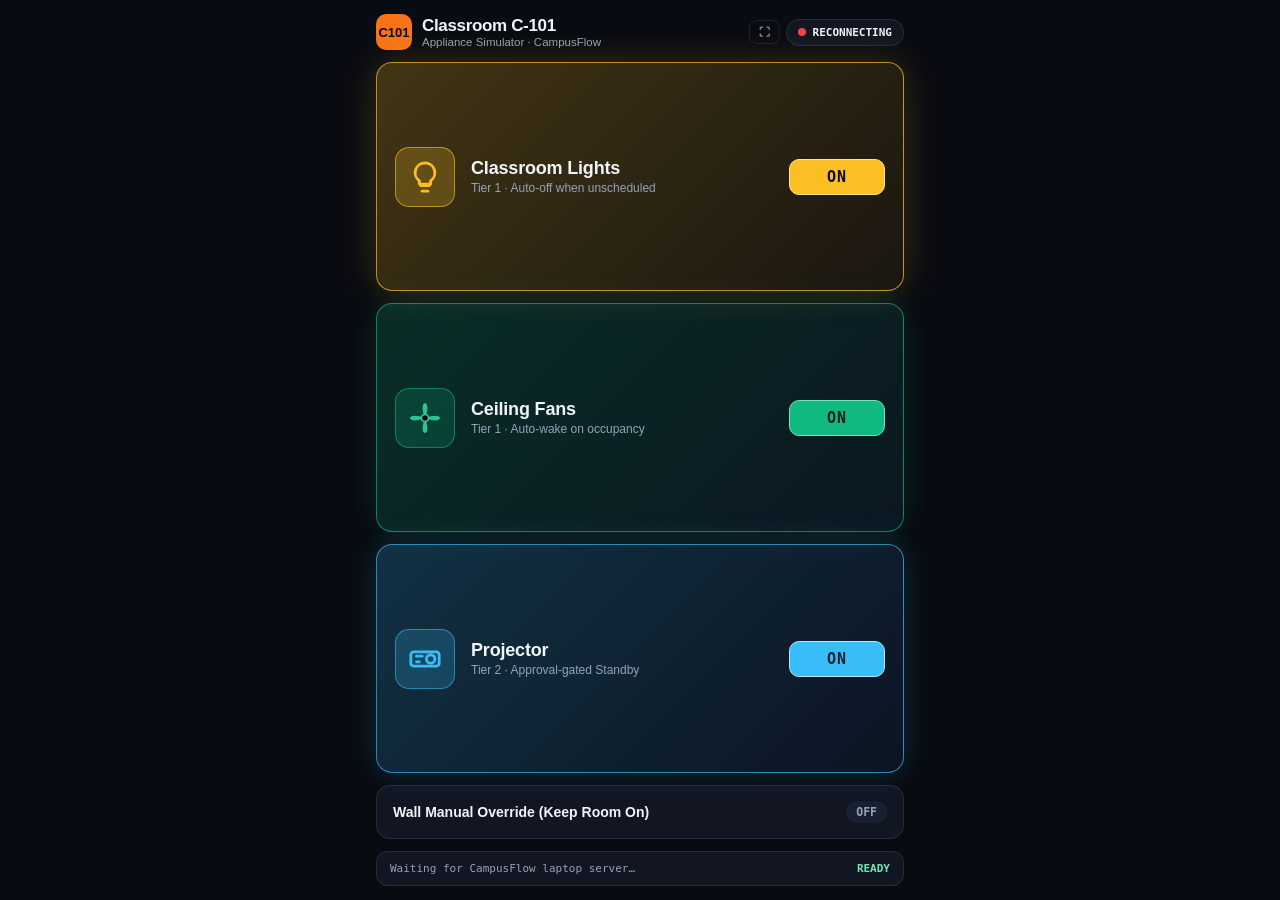
<file: prototype/static/room_panel.html>
<!doctype html>
<html lang="en">
<head>
<meta charset="utf-8" />
<meta name="viewport" content="width=device-width, initial-scale=1, maximum-scale=1, user-scalable=no, viewport-fit=cover" />
<meta name="theme-color" content="#090c12" />
<meta name="mobile-web-app-capable" content="yes" />
<title>CampusFlow · C-101 Wall Appliance Panel</title>
<style>
  :root {
    --bg: #080b11;
    --surface: #111622;
    --surface-2: #182032;
    --border: rgba(255, 255, 255, 0.09);
    --text: #f1f5f9;
    --muted: #94a3b8;
    --amber: #f59e0b;
    --emerald: #10b981;
    --sky: #38bdf8;
    --rose: #ef4444;
    --ease: cubic-bezier(0.22, 1, 0.36, 1);
    --mono: ui-monospace, SFMono-Regular, Menlo, Consolas, monospace;
    --sans: -apple-system, BlinkMacSystemFont, "Segoe UI", Inter, Roboto, sans-serif;
  }

  * { box-sizing: border-box; margin: 0; padding: 0; -webkit-tap-highlight-color: transparent; }
  html, body {
    height: 100%;
    background: var(--bg);
    color: var(--text);
    font-family: var(--sans);
    overflow: hidden;
    user-select: none;
  }

  .panel {
    height: 100dvh;
    display: flex;
    flex-direction: column;
    justify-content: space-between;
    padding: max(14px, env(safe-area-inset-top)) 16px max(14px, env(safe-area-inset-bottom));
    gap: 12px;
    max-width: 560px;
    margin: 0 auto;
  }

  /* HEADER */
  .top {
    display: flex;
    align-items: center;
    justify-content: space-between;
    gap: 10px;
  }
  .room-id {
    display: flex;
    align-items: center;
    gap: 10px;
  }
  .badge {
    width: 36px;
    height: 36px;
    border-radius: 10px;
    background: #f97316;
    color: #080b11;
    font-weight: 900;
    font-size: 13px;
    display: grid;
    place-items: center;
  }
  .room-title { font-size: 17px; font-weight: 800; letter-spacing: -0.02em; }
  .room-sub { font-size: 11.5px; color: var(--muted); }

  .conn-pill {
    display: inline-flex;
    align-items: center;
    gap: 7px;
    padding: 6px 11px;
    border-radius: 999px;
    background: var(--surface);
    border: 1px solid var(--border);
    font-family: var(--mono);
    font-size: 11px;
    font-weight: 700;
  }
  .conn-dot { width: 8px; height: 8px; border-radius: 99px; background: var(--rose); }
  .conn-pill.online .conn-dot { background: var(--emerald); }
  .conn-pill.online { border-color: rgba(16, 185, 129, 0.45); color: #6ee7b7; }

  /* APPLIANCE CARDS */
  .appliances {
    display: grid;
    grid-template-rows: 1fr 1fr 1fr;
    gap: 12px;
    flex: 1;
    min-height: 0;
  }

  .card {
    position: relative;
    border-radius: 16px;
    background: var(--surface);
    border: 1.5px solid var(--border);
    padding: 16px 18px;
    display: flex;
    align-items: center;
    justify-content: space-between;
    gap: 14px;
    overflow: hidden;
    transition: background-color 220ms var(--ease), border-color 220ms var(--ease), box-shadow 220ms var(--ease);
  }

  .card-left {
    display: flex;
    align-items: center;
    gap: 16px;
    z-index: 1;
  }
  .icon-box {
    width: 60px;
    height: 60px;
    border-radius: 14px;
    background: rgba(255, 255, 255, 0.04);
    border: 1px solid var(--border);
    display: grid;
    place-items: center;
    flex-shrink: 0;
    transition: background-color 220ms var(--ease), border-color 220ms var(--ease);
  }
  .ap-name { font-size: 18px; font-weight: 800; letter-spacing: -0.01em; }
  .ap-meta { font-size: 12px; color: var(--muted); margin-top: 2px; }

  .state-pill {
    font-family: var(--mono);
    font-size: 15px;
    font-weight: 900;
    letter-spacing: 0.06em;
    padding: 8px 14px;
    border-radius: 10px;
    background: rgba(255, 255, 255, 0.05);
    color: var(--muted);
    border: 1px solid var(--border);
    z-index: 1;
    min-width: 96px;
    text-align: center;
    transition: all 200ms var(--ease);
  }

  /* LIGHTS ON */
  .card.lights-on {
    background: linear-gradient(135deg, rgba(251, 191, 36, 0.24), rgba(245, 158, 11, 0.08));
    border-color: rgba(251, 191, 36, 0.72);
    box-shadow: 0 0 36px rgba(251, 191, 36, 0.2);
  }
  .card.lights-on .icon-box { background: rgba(251, 191, 36, 0.22); border-color: rgba(251, 191, 36, 0.6); }
  .card.lights-on .state-pill { background: #fbbf24; color: #080b11; border-color: #fde68a; }

  /* FANS ON */
  .card.fans-on {
    background: linear-gradient(135deg, rgba(16, 185, 129, 0.2), rgba(56, 189, 248, 0.07));
    border-color: rgba(16, 185, 129, 0.65);
    box-shadow: 0 0 30px rgba(16, 185, 129, 0.16);
  }
  .card.fans-on .icon-box { background: rgba(16, 185, 129, 0.18); border-color: rgba(16, 185, 129, 0.55); }
  .card.fans-on .state-pill { background: #10b981; color: #052017; border-color: #6ee7b7; }

  @keyframes spinFan {
    from { transform: rotate(0deg); }
    to { transform: rotate(360deg); }
  }
  .fan-blades { transform-origin: 24px 24px; }
  .card.fans-on .fan-blades { animation: spinFan 0.65s linear infinite; }

  /* PROJECTOR ON vs STANDBY */
  .card.proj-on {
    background: linear-gradient(135deg, rgba(56, 189, 248, 0.22), rgba(59, 130, 246, 0.08));
    border-color: rgba(56, 189, 248, 0.68);
    box-shadow: 0 0 30px rgba(56, 189, 248, 0.18);
  }
  .card.proj-on .icon-box { background: rgba(56, 189, 248, 0.2); border-color: rgba(56, 189, 248, 0.55); }
  .card.proj-on .state-pill { background: #38bdf8; color: #082032; border-color: #bae6fd; }

  .card.proj-standby {
    background: linear-gradient(135deg, rgba(245, 158, 11, 0.12), rgba(15, 23, 42, 0.5));
    border-color: rgba(245, 158, 11, 0.55);
  }
  .card.proj-standby .state-pill { background: rgba(245, 158, 11, 0.2); color: #fcd34d; border-color: rgba(245, 158, 11, 0.6); }

  /* PHYSICAL WALL OVERRIDE BAR */
  .override-btn {
    width: 100%;
    padding: 15px 16px;
    border-radius: 14px;
    border: 1.5px solid var(--border);
    background: var(--surface);
    color: var(--text);
    font-family: inherit;
    font-size: 14px;
    font-weight: 800;
    display: flex;
    align-items: center;
    justify-content: space-between;
    cursor: pointer;
    transition: transform 110ms var(--ease), background-color 180ms var(--ease), border-color 180ms var(--ease);
  }
  .override-btn:active { transform: scale(0.98); }
  .override-btn.active {
    background: rgba(239, 68, 68, 0.18);
    border-color: rgba(239, 68, 68, 0.8);
    color: #fecaca;
  }
  .switch-pill {
    font-family: var(--mono);
    font-size: 11.5px;
    font-weight: 800;
    padding: 4px 10px;
    border-radius: 999px;
    background: var(--surface-2);
    color: var(--muted);
  }
  .override-btn.active .switch-pill { background: var(--rose); color: #fff; }

  /* COMMAND & ACK FOOTER */
  .ack-bar {
    background: var(--surface);
    border: 1px solid var(--border);
    border-radius: 12px;
    padding: 10px 13px;
    font-family: var(--mono);
    font-size: 11px;
    color: var(--muted);
    display: flex;
    align-items: center;
    justify-content: space-between;
    gap: 10px;
  }
  .ack-msg { white-space: nowrap; overflow: hidden; text-overflow: ellipsis; }
  .ack-badge { color: #6ee7b7; font-weight: 800; flex-shrink: 0; }

  .fs-btn {
    background: transparent;
    border: 1px solid var(--border);
    color: var(--muted);
    border-radius: 8px;
    padding: 5px 9px;
    font-size: 11px;
    font-weight: 700;
    cursor: pointer;
  }

  @media (prefers-reduced-motion: reduce) {
    .card.fans-on .fan-blades { animation: none; }
    * { transition-duration: 0.01ms !important; }
  }
</style>
</head>
<body>
<div class="panel">
  <header class="top">
    <div class="room-id">
      <div class="badge">C101</div>
      <div>
        <div class="room-title">Classroom C-101</div>
        <div class="room-sub">Appliance Simulator · CampusFlow</div>
      </div>
    </div>
    <div style="display:flex;align-items:center;gap:6px;">
      <button class="fs-btn" id="btnFs" title="Toggle Fullscreen">⛶</button>
      <div class="conn-pill" id="connPill">
        <span class="conn-dot"></span>
        <span id="connText">CONNECTING</span>
      </div>
    </div>
  </header>

  <main class="appliances">
    <!-- LIGHTS -->
    <section class="card lights-on" id="cardLights">
      <div class="card-left">
        <div class="icon-box">
          <svg width="34" height="34" viewBox="0 0 24 24" fill="none" stroke="currentColor" stroke-width="2" stroke-linecap="round" stroke-linejoin="round" id="icoLights" style="color:#fbbf24;">
            <path d="M9 18h6"/><path d="M10 22h4"/>
            <path d="M12 2a7 7 0 0 0-4 12.7V17h8v-2.3A7 7 0 0 0 12 2z"/>
          </svg>
        </div>
        <div>
          <div class="ap-name">Classroom Lights</div>
          <div class="ap-meta">Tier 1 · Auto-off when unscheduled</div>
        </div>
      </div>
      <div class="state-pill" id="stateLights">ON</div>
    </section>

    <!-- CEILING FANS -->
    <section class="card fans-on" id="cardFans">
      <div class="card-left">
        <div class="icon-box">
          <svg width="38" height="38" viewBox="0 0 48 48" fill="none" id="icoFans" style="color:#34d399;">
            <g class="fan-blades">
              <path d="M24 24 C20 14, 20 6, 24 5 C28 6, 28 14, 24 24 Z" fill="currentColor" opacity="0.9"/>
              <path d="M24 24 C34 20, 42 20, 43 24 C42 28, 34 28, 24 24 Z" fill="currentColor" opacity="0.9"/>
              <path d="M24 24 C28 34, 28 42, 24 43 C20 42, 20 34, 24 24 Z" fill="currentColor" opacity="0.9"/>
              <path d="M24 24 C14 28, 6 28, 5 24 C6 20, 14 20, 24 24 Z" fill="currentColor" opacity="0.9"/>
            </g>
            <circle cx="24" cy="24" r="4.5" fill="#080b11" stroke="currentColor" stroke-width="2"/>
          </svg>
        </div>
        <div>
          <div class="ap-name">Ceiling Fans</div>
          <div class="ap-meta">Tier 1 · Auto-wake on occupancy</div>
        </div>
      </div>
      <div class="state-pill" id="stateFans">ON</div>
    </section>

    <!-- PROJECTOR -->
    <section class="card proj-on" id="cardProj">
      <div class="card-left">
        <div class="icon-box">
          <svg width="34" height="34" viewBox="0 0 24 24" fill="none" stroke="currentColor" stroke-width="2" stroke-linecap="round" stroke-linejoin="round" id="icoProj" style="color:#38bdf8;">
            <rect x="2" y="7" width="20" height="10" rx="2"/>
            <circle cx="16" cy="12" r="3"/>
            <line x1="6" y1="10" x2="10" y2="10"/>
            <line x1="6" y1="14" x2="8" y2="14"/>
          </svg>
        </div>
        <div>
          <div class="ap-name">Projector</div>
          <div class="ap-meta">Tier 2 · Approval-gated Standby</div>
        </div>
      </div>
      <div class="state-pill" id="stateProj">ON</div>
    </section>
  </main>

  <!-- PHYSICAL WALL MANUAL OVERRIDE -->
  <button class="override-btn" id="btnOverride" type="button">
    <span>Wall Manual Override (Keep Room On)</span>
    <span class="switch-pill" id="overridePill">OFF</span>
  </button>

  <!-- LIVE COMMAND / ACK READBACK -->
  <footer class="ack-bar">
    <span class="ack-msg" id="ackMsg">Waiting for CampusFlow laptop server…</span>
    <span class="ack-badge" id="ackBadge">READY</span>
  </footer>
</div>

<script>
(() => {
  'use strict';

  let ws = null;
  let audioCtx = null;
  let currentDevices = { Lights: 'On', Fans: 'On', Projector: 'On' };
  let wallOverride = false;

  function playRelayClick(isOff) {
    try {
      if (navigator.vibrate) navigator.vibrate(isOff ? [35, 30, 35] : 50);
      const Ctx = window.AudioContext || window.webkitAudioContext;
      if (!Ctx) return;
      if (!audioCtx) audioCtx = new Ctx();
      if (audioCtx.state === 'suspended') audioCtx.resume();
      const osc = audioCtx.createOscillator();
      const gain = audioCtx.createGain();
      osc.type = 'triangle';
      osc.frequency.setValueAtTime(isOff ? 420 : 760, audioCtx.currentTime);
      gain.gain.setValueAtTime(0.08, audioCtx.currentTime);
      gain.gain.exponentialRampToValueAtTime(0.001, audioCtx.currentTime + 0.08);
      osc.connect(gain);
      gain.connect(audioCtx.destination);
      osc.start();
      osc.stop(audioCtx.currentTime + 0.085);
    } catch (_) {}
  }

  function applyDevices(devices, animateFeedback = false) {
    const changed = JSON.stringify(devices) !== JSON.stringify(currentDevices);
    currentDevices = { ...devices };

    // Lights
    const lOn = devices.Lights === 'On';
    document.getElementById('cardLights').className = 'card' + (lOn ? ' lights-on' : '');
    document.getElementById('icoLights').style.color = lOn ? '#fbbf24' : '#64748b';
    document.getElementById('stateLights').textContent = lOn ? 'ON' : 'OFF';

    // Fans
    const fOn = devices.Fans === 'On';
    document.getElementById('cardFans').className = 'card' + (fOn ? ' fans-on' : '');
    document.getElementById('icoFans').style.color = fOn ? '#34d399' : '#64748b';
    document.getElementById('stateFans').textContent = fOn ? 'ON' : 'OFF';

    // Projector
    const pState = devices.Projector;
    const cardP = document.getElementById('cardProj');
    cardP.className = 'card' + (pState === 'On' ? ' proj-on' : (pState === 'Standby' ? ' proj-standby' : ''));
    document.getElementById('icoProj').style.color = pState === 'On' ? '#38bdf8' : (pState === 'Standby' ? '#f59e0b' : '#64748b');
    document.getElementById('stateProj').textContent = pState.toUpperCase();

    if (animateFeedback && changed) {
      playRelayClick(!lOn && !fOn);
    }
  }

  function applyOverride(active) {
    wallOverride = !!active;
    const btn = document.getElementById('btnOverride');
    btn.className = 'override-btn' + (wallOverride ? ' active' : '');
    document.getElementById('overridePill').textContent = wallOverride ? 'LOCKED ON' : 'OFF';
  }

  function connect() {
    const proto = location.protocol === 'https:' ? 'wss' : 'ws';
    const url = `${proto}://${location.host}/ws/room-panel?role=phone`;
    ws = new WebSocket(url);

    ws.onopen = () => {
      document.getElementById('connPill').className = 'conn-pill online';
      document.getElementById('connText').textContent = 'LIVE WS';
      document.getElementById('ackMsg').textContent = 'Connected to CampusFlow server';
    };

    ws.onmessage = (evt) => {
      const msg = JSON.parse(evt.data);
      if (msg.type === 'snapshot') {
        applyDevices(msg.state.devices, false);
        applyOverride(msg.state.wall_override);
        document.getElementById('ackMsg').textContent = msg.state.status_detail;
      } else if (msg.type === 'command') {
        applyDevices(msg.devices, true);
        // Send immediate closed-loop ACK back to FastAPI!
        if (ws && ws.readyState === WebSocket.OPEN) {
          ws.send(JSON.stringify({
            type: 'ack',
            cmd_id: msg.cmd_id,
            room: msg.room,
            devices: currentDevices
          }));
        }
        document.getElementById('ackMsg').textContent = `${msg.cmd_id}: ${msg.reason}`;
        document.getElementById('ackBadge').textContent = 'ACK SENT ✓';
      }
    };

    ws.onclose = () => {
      document.getElementById('connPill').className = 'conn-pill';
      document.getElementById('connText').textContent = 'RECONNECTING';
      setTimeout(connect, 1000);
    };
  }

  document.getElementById('btnOverride').addEventListener('click', () => {
    const next = !wallOverride;
    applyOverride(next);
    playRelayClick(false);
    if (ws && ws.readyState === WebSocket.OPEN) {
      ws.send(JSON.stringify({ type: 'wall_override', room: 'C-101', active: next }));
      document.getElementById('ackMsg').textContent = next
        ? 'Wall override ON — sent fail-safe hold to laptop'
        : 'Wall override released — resumed live agent';
    }
  });

  document.getElementById('btnFs').addEventListener('click', () => {
    if (!document.fullscreenElement) {
      document.documentElement.requestFullscreen?.().catch(() => {});
    } else {
      document.exitFullscreen?.().catch(() => {});
    }
  });

  connect();
})();
</script>
</body>
</html>
</file>
